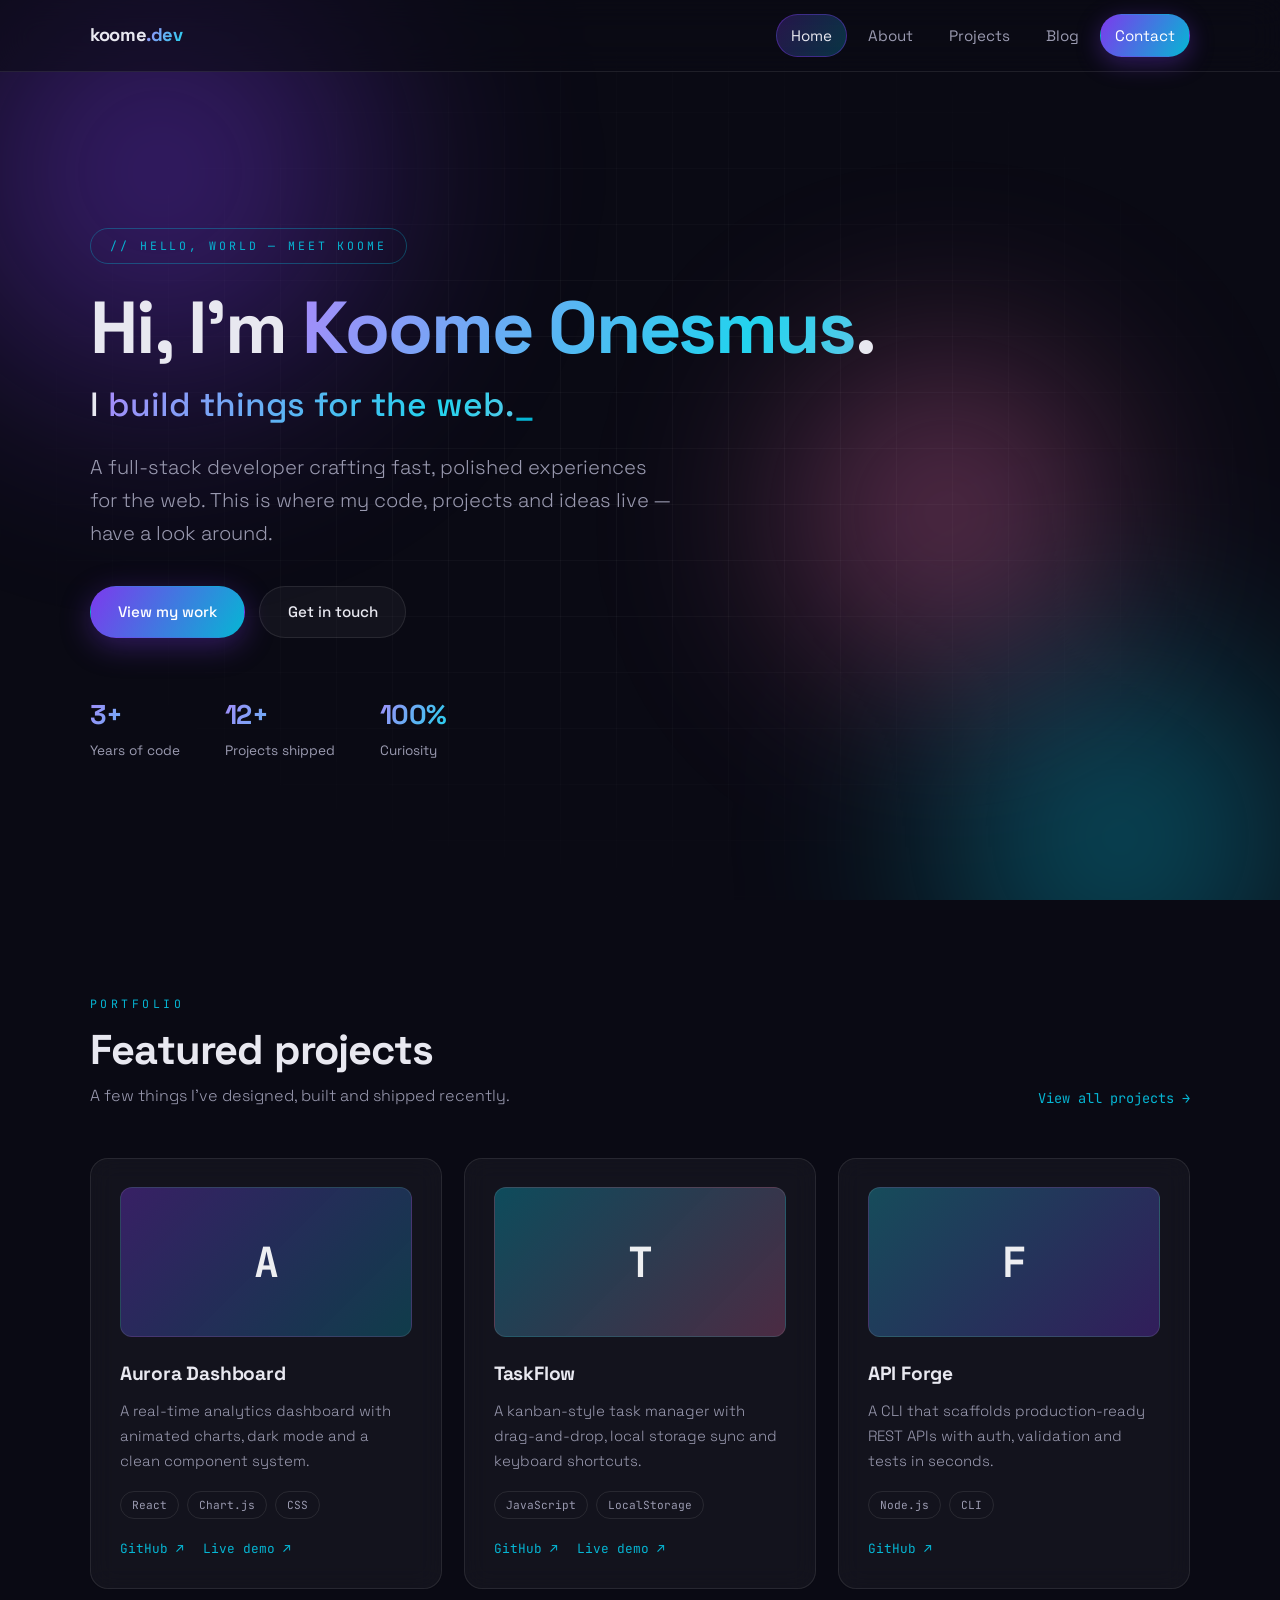
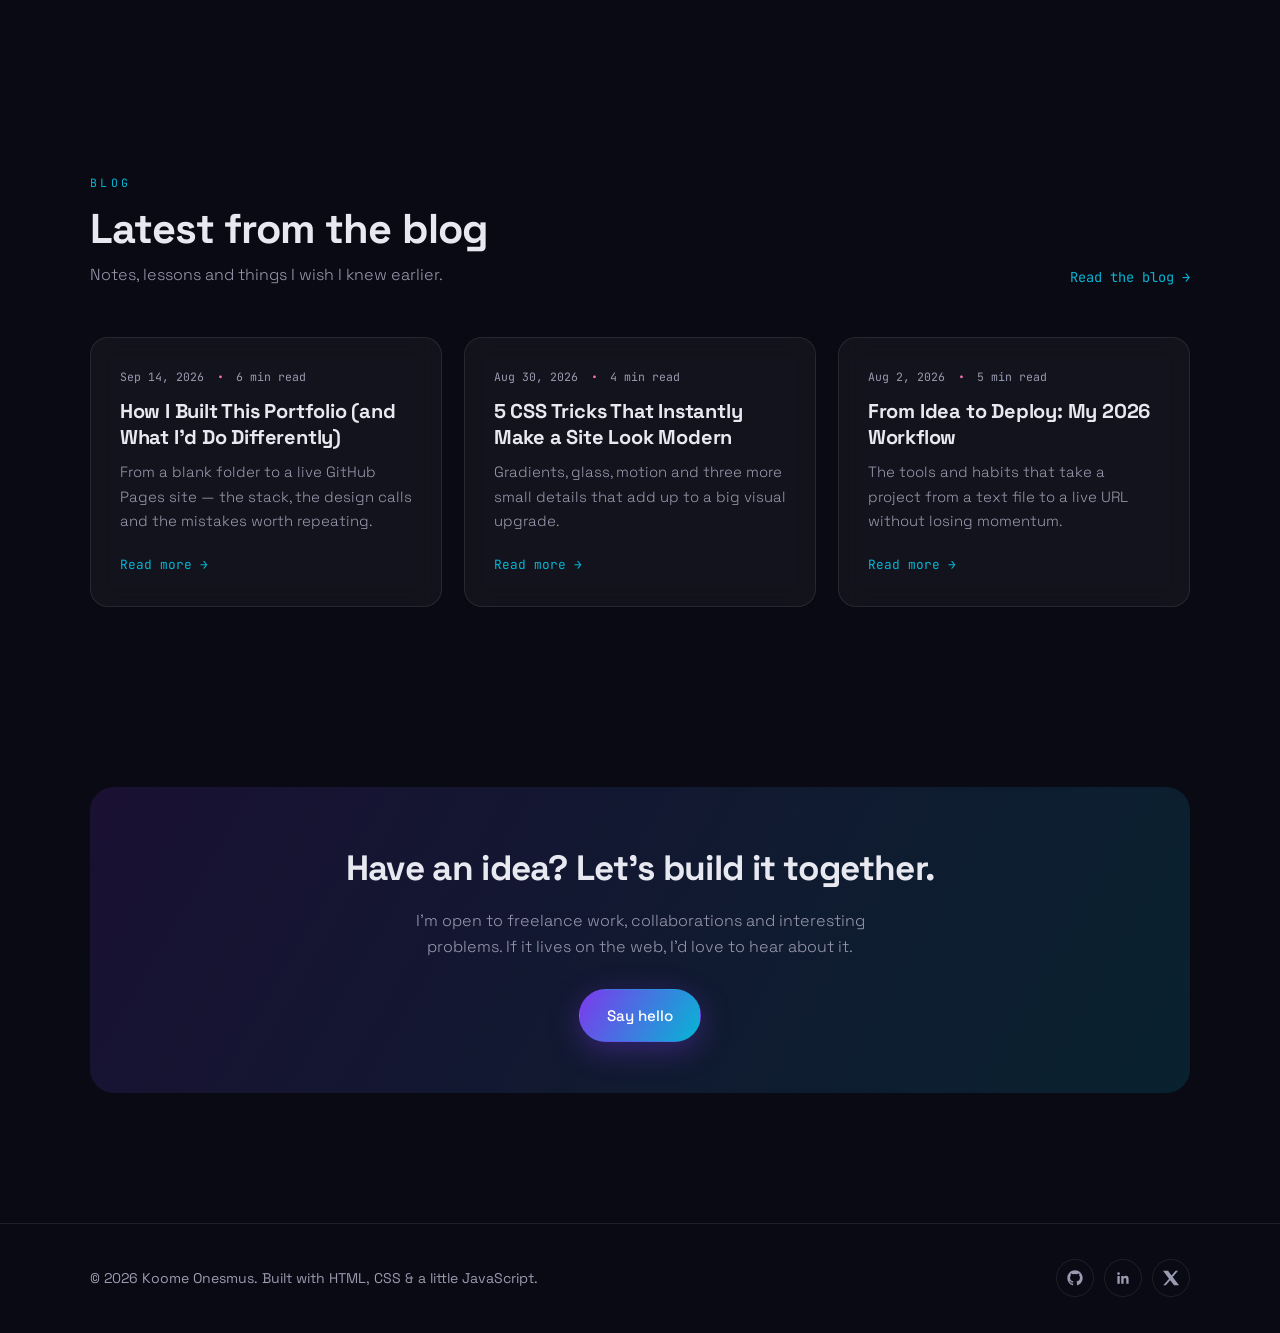
<file: index.html>
<!DOCTYPE html>
<html lang="en">
<head>
  <meta charset="UTF-8">
  <meta name="viewport" content="width=device-width, initial-scale=1.0">
  <title>Koome Onesmus — Full-Stack Developer</title>
  <meta name="description" content="Portfolio of Koome Onesmus — full-stack developer. Projects, blog and contact.">
  <link rel="icon" href="data:image/svg+xml,<svg xmlns='http://www.w3.org/2000/svg' viewBox='0 0 100 100'><defs><linearGradient id='g' x1='0' y1='0' x2='1' y2='1'><stop offset='0' stop-color='%237c3aed'/><stop offset='1' stop-color='%2306b6d4'/></linearGradient></defs><rect width='100' height='100' rx='22' fill='url(%23g)'/><text x='50' y='68' font-size='52' font-family='monospace' font-weight='bold' text-anchor='middle' fill='white'>K</text></svg>">
  <link rel="preconnect" href="https://fonts.googleapis.com">
  <link rel="preconnect" href="https://fonts.gstatic.com" crossorigin>
  <link href="https://fonts.googleapis.com/css2?family=Space+Grotesk:wght@300;500;700&family=JetBrains+Mono:wght@400;700&display=swap" rel="stylesheet">
  <link rel="stylesheet" href="css/style.css">
</head>
<body>

  <div class="scroll-progress" id="scrollProgress"></div>

  <div class="bg-decor">
    <div class="blob b1"></div>
    <div class="blob b2"></div>
    <div class="blob b3"></div>
    <div class="grid-overlay"></div>
  </div>

  <header class="site-nav">
    <div class="nav-inner">
      <a href="index.html" class="logo">koome<span>.dev</span></a>
      <nav class="nav-links" id="navLinks">
        <a href="index.html">Home</a>
        <a href="about.html">About</a>
        <a href="projects.html">Projects</a>
        <a href="blog.html">Blog</a>
        <a href="contact.html" class="nav-cta">Contact</a>
      </nav>
      <button class="nav-toggle" id="navToggle" aria-label="Toggle menu">
        <span></span><span></span><span></span>
      </button>
    </div>
  </header>

  <main>

    <!-- HERO -->
    <section class="hero">
      <div class="container">
        <span class="hero-badge">// hello, world — meet Koome</span>
        <h1>Hi, I'm <span class="gradient-text">Koome Onesmus</span>.</h1>
        <h2 class="type-line">I <span id="typewriter" class="gradient-text"></span><span class="cursor">_</span></h2>
        <!-- EDIT: write your own one-liner here -->
        <p class="lead">A full-stack developer crafting fast, polished experiences for the web. This is where my code, projects and ideas live — have a look around.</p>
        <div class="hero-cta">
          <a href="projects.html" class="btn btn-primary">View my work</a>
          <a href="contact.html" class="btn btn-ghost">Get in touch</a>
        </div>
        <!-- EDIT: swap these numbers for your real stats -->
        <div class="hero-stats">
          <div class="stat"><b>3+</b><span>Years of code</span></div>
          <div class="stat"><b>12+</b><span>Projects shipped</span></div>
          <div class="stat"><b>100%</b><span>Curiosity</span></div>
        </div>
      </div>
    </section>

    <!-- FEATURED PROJECTS -->
    <section class="section">
      <div class="container">
        <div class="section-head row reveal">
          <div>
            <span class="kicker">Portfolio</span>
            <h2>Featured projects</h2>
            <p>A few things I've designed, built and shipped recently.</p>
          </div>
          <a href="projects.html" class="view-all">View all projects →</a>
        </div>
        <div class="card-grid">
          <article class="card project-card reveal">
            <div class="project-thumb t1">A</div>
            <h3>Aurora Dashboard</h3>
            <p>A real-time analytics dashboard with animated charts, dark mode and a clean component system.</p>
            <div class="chip-row"><span class="chip">React</span><span class="chip">Chart.js</span><span class="chip">CSS</span></div>
            <div class="project-links"><!-- EDIT: add your repo/demo links --><a href="#">GitHub ↗</a><a href="#">Live demo ↗</a></div>
          </article>
          <article class="card project-card reveal">
            <div class="project-thumb t2">T</div>
            <h3>TaskFlow</h3>
            <p>A kanban-style task manager with drag-and-drop, local storage sync and keyboard shortcuts.</p>
            <div class="chip-row"><span class="chip">JavaScript</span><span class="chip">LocalStorage</span></div>
            <div class="project-links"><a href="#">GitHub ↗</a><a href="#">Live demo ↗</a></div>
          </article>
          <article class="card project-card reveal">
            <div class="project-thumb t4">F</div>
            <h3>API Forge</h3>
            <p>A CLI that scaffolds production-ready REST APIs with auth, validation and tests in seconds.</p>
            <div class="chip-row"><span class="chip">Node.js</span><span class="chip">CLI</span></div>
            <div class="project-links"><a href="#">GitHub ↗</a></div>
          </article>
        </div>
      </div>
    </section>

    <!-- LATEST POSTS -->
    <section class="section">
      <div class="container">
        <div class="section-head row reveal">
          <div>
            <span class="kicker">Blog</span>
            <h2>Latest from the blog</h2>
            <p>Notes, lessons and things I wish I knew earlier.</p>
          </div>
          <a href="blog.html" class="view-all">Read the blog →</a>
        </div>
        <div class="card-grid">
          <article class="card post-card reveal">
            <div class="post-meta"><span>Sep 14, 2026</span><span class="dot">•</span><span>6 min read</span></div>
            <h3>How I Built This Portfolio (and What I'd Do Differently)</h3>
            <p>From a blank folder to a live GitHub Pages site — the stack, the design calls and the mistakes worth repeating.</p>
            <a href="blog.html" class="read-more">Read more →</a>
          </article>
          <article class="card post-card reveal">
            <div class="post-meta"><span>Aug 30, 2026</span><span class="dot">•</span><span>4 min read</span></div>
            <h3>5 CSS Tricks That Instantly Make a Site Look Modern</h3>
            <p>Gradients, glass, motion and three more small details that add up to a big visual upgrade.</p>
            <a href="blog.html" class="read-more">Read more →</a>
          </article>
          <article class="card post-card reveal">
            <div class="post-meta"><span>Aug 2, 2026</span><span class="dot">•</span><span>5 min read</span></div>
            <h3>From Idea to Deploy: My 2026 Workflow</h3>
            <p>The tools and habits that take a project from a text file to a live URL without losing momentum.</p>
            <a href="blog.html" class="read-more">Read more →</a>
          </article>
        </div>
      </div>
    </section>

    <!-- CTA -->
    <section class="section">
      <div class="container">
        <div class="cta-card reveal">
          <h2>Have an idea? Let's build it together.</h2>
          <p>I'm open to freelance work, collaborations and interesting problems. If it lives on the web, I'd love to hear about it.</p>
          <a href="contact.html" class="btn btn-primary">Say hello</a>
        </div>
      </div>
    </section>

  </main>

  <footer class="site-footer">
    <div class="container footer-inner">
      <p>© <span id="year">2026</span> Koome Onesmus. Built with HTML, CSS &amp; a little JavaScript.</p>
      <!-- EDIT: replace # with your real profile links -->
      <div class="socials">
        <a href="#" aria-label="GitHub"><svg viewBox="0 0 24 24"><path d="M12 .5C5.65.5.5 5.65.5 12c0 5.08 3.29 9.39 7.86 10.91.58.11.79-.25.79-.56 0-.27-.01-1.17-.02-2.12-3.2.7-3.87-1.36-3.87-1.36-.52-1.33-1.28-1.68-1.28-1.68-1.04-.71.08-.7.08-.7 1.15.08 1.76 1.19 1.76 1.19 1.03 1.75 2.69 1.25 3.34.95.1-.75.4-1.25.72-1.54-2.55-.29-5.23-1.28-5.23-5.68 0-1.26.45-2.28 1.19-3.09-.12-.29-.52-1.46.11-3.05 0 0 .97-.31 3.18 1.18a11 11 0 0 1 5.79 0c2.2-1.49 3.17-1.18 3.17-1.18.63 1.59.23 2.76.11 3.05.74.81 1.19 1.83 1.19 3.09 0 4.41-2.69 5.38-5.25 5.67.41.35.77 1.04.77 2.1 0 1.52-.01 2.74-.01 3.11 0 .3.2.67.8.55C20.21 21.39 23.5 17.08 23.5 12 23.5 5.65 18.35.5 12 .5z"/></svg></a>
        <a href="#" aria-label="LinkedIn"><svg viewBox="0 0 24 24"><path d="M20.45 20.45h-3.55v-5.57c0-1.33-.03-3.04-1.85-3.04-1.85 0-2.14 1.45-2.14 2.94v5.67H9.36V9h3.41v1.56h.05c.47-.9 1.63-1.85 3.36-1.85 3.59 0 4.25 2.36 4.25 5.43v6.31zM5.34 7.43a2.06 2.06 0 1 1 0-4.12 2.06 2.06 0 0 1 0 4.12zM7.12 20.45H3.56V9h3.56v11.45z"/></svg></a>
        <a href="#" aria-label="X (Twitter)"><svg viewBox="0 0 24 24"><path d="M18.9 1.15h3.68l-8.04 9.19L24 22.85h-7.41l-5.8-7.58-6.64 7.58H.47l8.6-9.83L0 1.15h7.59l5.24 6.93 6.07-6.93z"/></svg></a>
      </div>
    </div>
  </footer>

  <script src="js/main.js"></script>
</body>
</html>
</file>
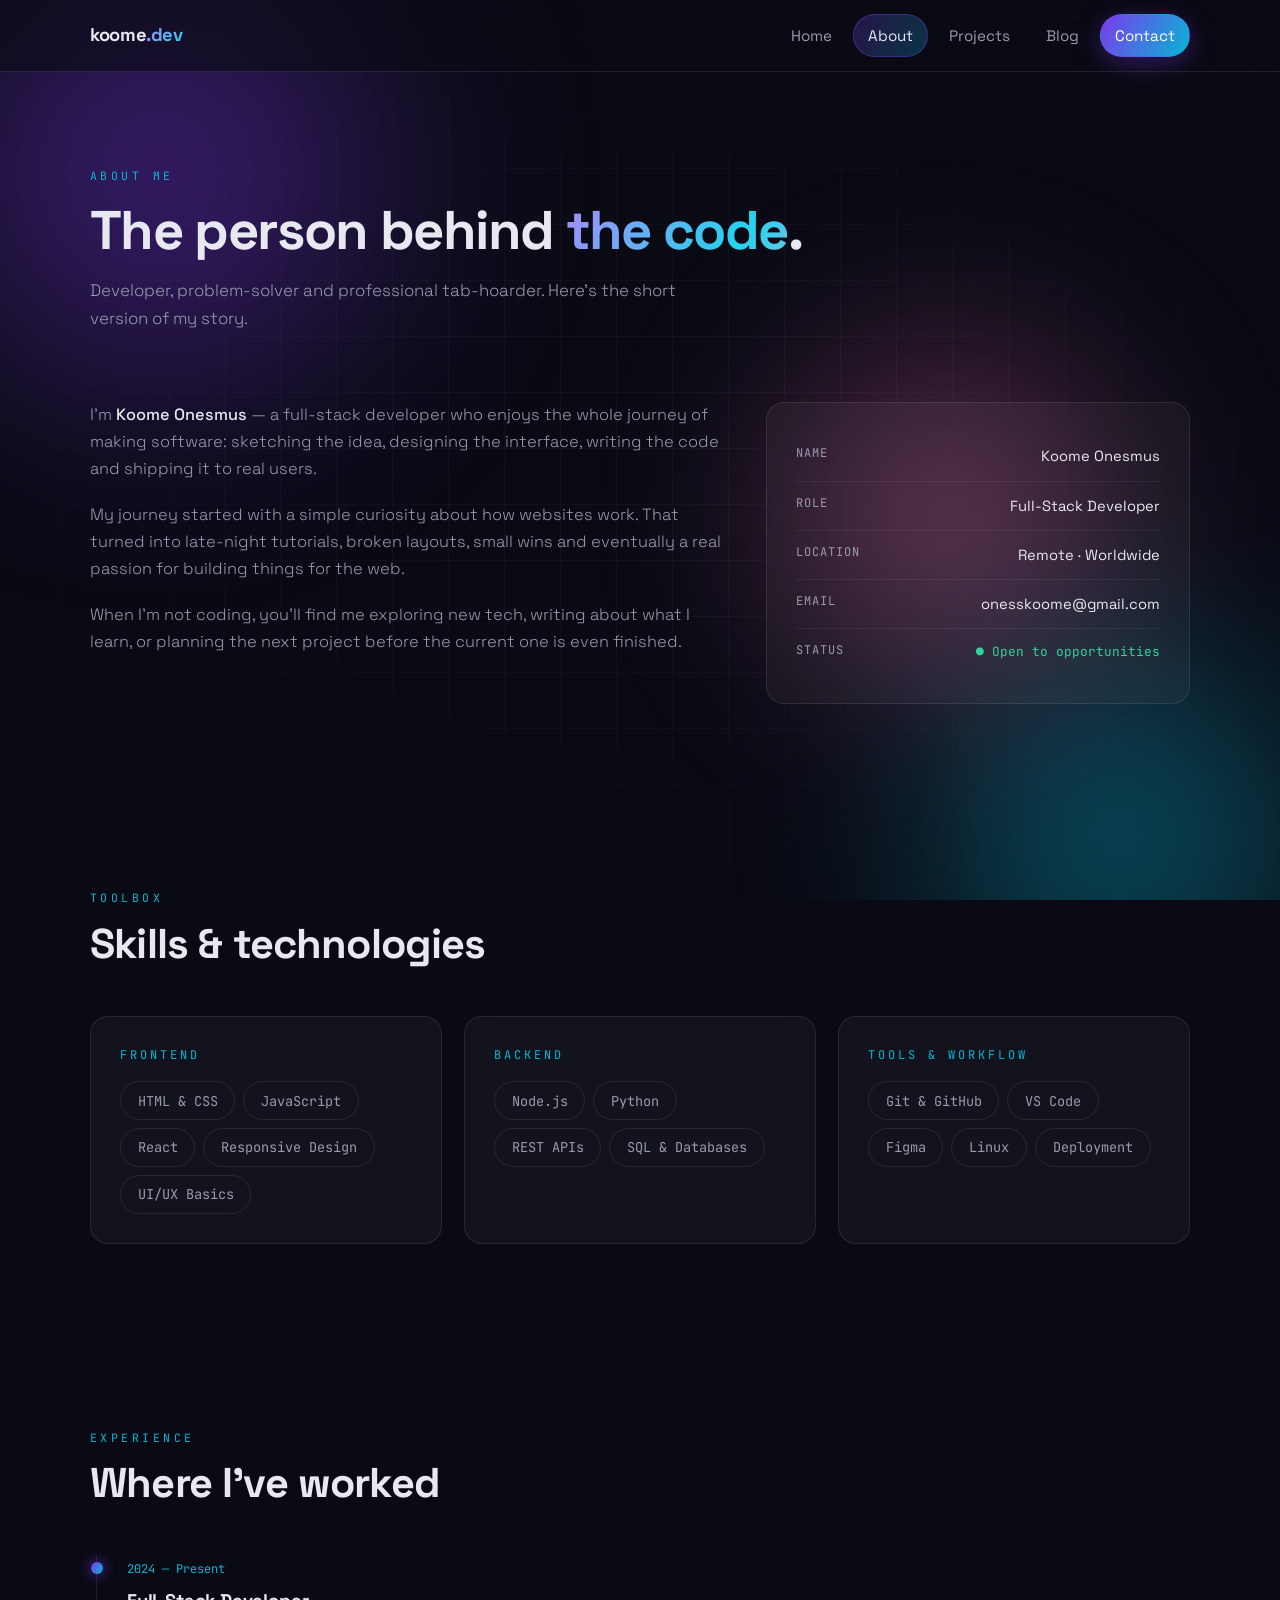
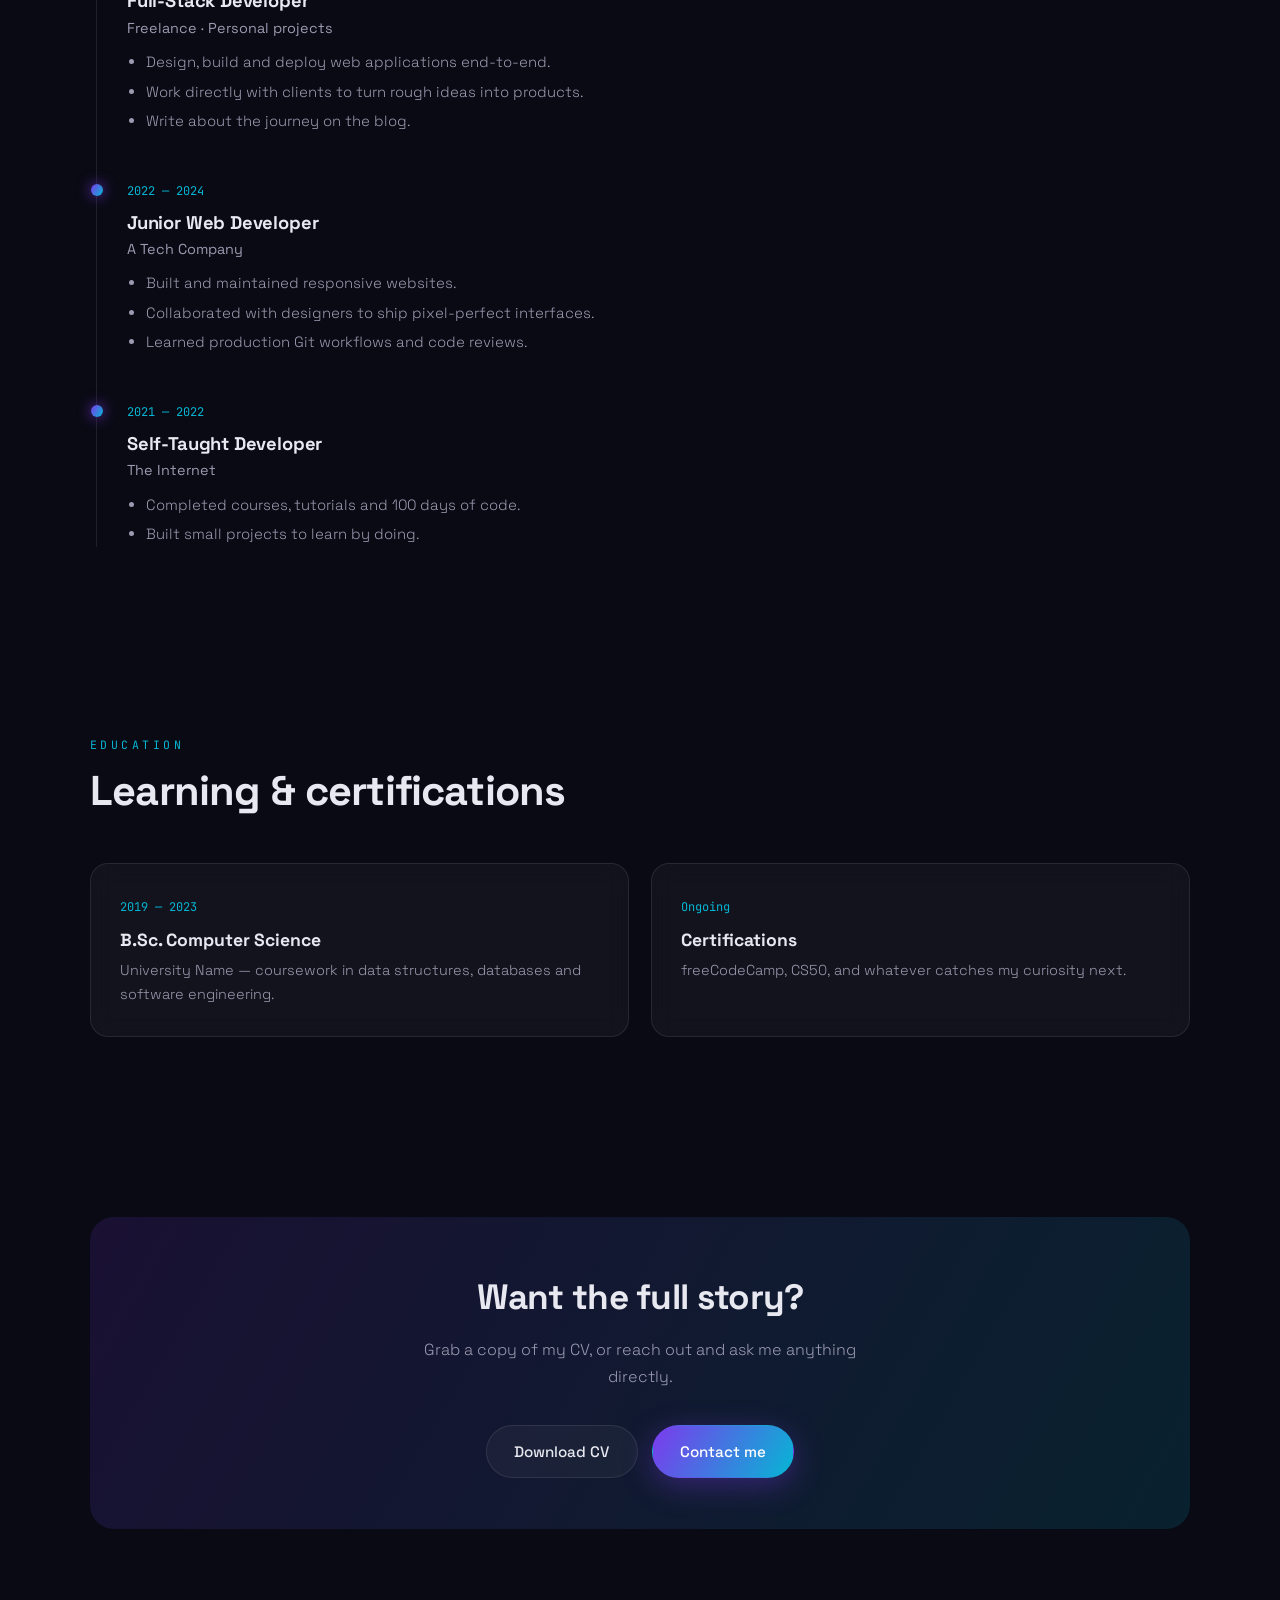
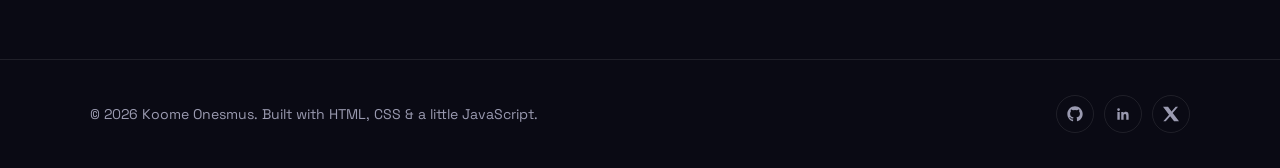
<file: about.html>
<!DOCTYPE html>
<html lang="en">
<head>
  <meta charset="UTF-8">
  <meta name="viewport" content="width=device-width, initial-scale=1.0">
  <title>About — Koome Onesmus</title>
  <meta name="description" content="About Koome Onesmus — bio, skills, experience and education.">
  <link rel="icon" href="data:image/svg+xml,<svg xmlns='http://www.w3.org/2000/svg' viewBox='0 0 100 100'><defs><linearGradient id='g' x1='0' y1='0' x2='1' y2='1'><stop offset='0' stop-color='%237c3aed'/><stop offset='1' stop-color='%2306b6d4'/></linearGradient></defs><rect width='100' height='100' rx='22' fill='url(%23g)'/><text x='50' y='68' font-size='52' font-family='monospace' font-weight='bold' text-anchor='middle' fill='white'>K</text></svg>">
  <link rel="preconnect" href="https://fonts.googleapis.com">
  <link rel="preconnect" href="https://fonts.gstatic.com" crossorigin>
  <link href="https://fonts.googleapis.com/css2?family=Space+Grotesk:wght@300;500;700&family=JetBrains+Mono:wght@400;700&display=swap" rel="stylesheet">
  <link rel="stylesheet" href="css/style.css">
</head>
<body>

  <div class="scroll-progress" id="scrollProgress"></div>

  <div class="bg-decor">
    <div class="blob b1"></div>
    <div class="blob b2"></div>
    <div class="blob b3"></div>
    <div class="grid-overlay"></div>
  </div>

  <header class="site-nav">
    <div class="nav-inner">
      <a href="index.html" class="logo">koome<span>.dev</span></a>
      <nav class="nav-links" id="navLinks">
        <a href="index.html">Home</a>
        <a href="about.html">About</a>
        <a href="projects.html">Projects</a>
        <a href="blog.html">Blog</a>
        <a href="contact.html" class="nav-cta">Contact</a>
      </nav>
      <button class="nav-toggle" id="navToggle" aria-label="Toggle menu">
        <span></span><span></span><span></span>
      </button>
    </div>
  </header>

  <main>

    <section class="page-hero">
      <div class="container">
        <span class="kicker">About me</span>
        <h1>The person behind <span class="gradient-text">the code</span>.</h1>
        <p>Developer, problem-solver and professional tab-hoarder. Here's the short version of my story.</p>
      </div>
    </section>

    <!-- BIO + QUICK FACTS -->
    <section class="section" style="padding-top: 40px;">
      <div class="container">
        <div class="about-grid">
          <div class="about-bio reveal">
            <!-- EDIT: replace with your own story -->
            <p>I'm <strong>Koome Onesmus</strong> — a full-stack developer who enjoys the whole journey of making software: sketching the idea, designing the interface, writing the code and shipping it to real users.</p>
            <p>My journey started with a simple curiosity about how websites work. That turned into late-night tutorials, broken layouts, small wins and eventually a real passion for building things for the web.</p>
            <p>When I'm not coding, you'll find me exploring new tech, writing about what I learn, or planning the next project before the current one is even finished.</p>
          </div>
          <div class="card reveal">
            <!-- EDIT: update your quick facts -->
            <ul class="facts">
              <li><span class="label">Name</span><span class="value">Koome Onesmus</span></li>
              <li><span class="label">Role</span><span class="value">Full-Stack Developer</span></li>
              <li><span class="label">Location</span><span class="value">Remote · Worldwide</span></li>
              <li><span class="label">Email</span><span class="value">onesskoome@gmail.com</span></li>
              <li><span class="label">Status</span><span class="value status">● Open to opportunities</span></li>
            </ul>
          </div>
        </div>
      </div>
    </section>

    <!-- SKILLS -->
    <section class="section">
      <div class="container">
        <div class="section-head reveal">
          <span class="kicker">Toolbox</span>
          <h2>Skills &amp; technologies</h2>
        </div>
        <!-- EDIT: adjust to your real stack -->
        <div class="card-grid">
          <div class="card reveal">
            <div class="skill-group">
              <h3>Frontend</h3>
              <div class="chip-row">
                <span class="chip chip-lg">HTML &amp; CSS</span>
                <span class="chip chip-lg">JavaScript</span>
                <span class="chip chip-lg">React</span>
                <span class="chip chip-lg">Responsive Design</span>
                <span class="chip chip-lg">UI/UX Basics</span>
              </div>
            </div>
          </div>
          <div class="card reveal">
            <div class="skill-group">
              <h3>Backend</h3>
              <div class="chip-row">
                <span class="chip chip-lg">Node.js</span>
                <span class="chip chip-lg">Python</span>
                <span class="chip chip-lg">REST APIs</span>
                <span class="chip chip-lg">SQL &amp; Databases</span>
              </div>
            </div>
          </div>
          <div class="card reveal">
            <div class="skill-group">
              <h3>Tools &amp; Workflow</h3>
              <div class="chip-row">
                <span class="chip chip-lg">Git &amp; GitHub</span>
                <span class="chip chip-lg">VS Code</span>
                <span class="chip chip-lg">Figma</span>
                <span class="chip chip-lg">Linux</span>
                <span class="chip chip-lg">Deployment</span>
              </div>
            </div>
          </div>
        </div>
      </div>
    </section>

    <!-- EXPERIENCE -->
    <section class="section">
      <div class="container">
        <div class="section-head reveal">
          <span class="kicker">Experience</span>
          <h2>Where I've worked</h2>
        </div>
        <!-- EDIT: replace with your real roles, dates and wins -->
        <div class="timeline reveal">
          <div class="timeline-item">
            <time>2024 — Present</time>
            <h3>Full-Stack Developer</h3>
            <p class="place">Freelance · Personal projects</p>
            <ul>
              <li>Design, build and deploy web applications end-to-end.</li>
              <li>Work directly with clients to turn rough ideas into products.</li>
              <li>Write about the journey on the blog.</li>
            </ul>
          </div>
          <div class="timeline-item">
            <time>2022 — 2024</time>
            <h3>Junior Web Developer</h3>
            <p class="place">A Tech Company</p>
            <ul>
              <li>Built and maintained responsive websites.</li>
              <li>Collaborated with designers to ship pixel-perfect interfaces.</li>
              <li>Learned production Git workflows and code reviews.</li>
            </ul>
          </div>
          <div class="timeline-item">
            <time>2021 — 2022</time>
            <h3>Self-Taught Developer</h3>
            <p class="place">The Internet</p>
            <ul>
              <li>Completed courses, tutorials and 100 days of code.</li>
              <li>Built small projects to learn by doing.</li>
            </ul>
          </div>
        </div>
      </div>
    </section>

    <!-- EDUCATION -->
    <section class="section">
      <div class="container">
        <div class="section-head reveal">
          <span class="kicker">Education</span>
          <h2>Learning &amp; certifications</h2>
        </div>
        <!-- EDIT: your real degrees and certificates -->
        <div class="edu-grid">
          <div class="card edu-card reveal">
            <time>2019 — 2023</time>
            <h3>B.Sc. Computer Science</h3>
            <p>University Name — coursework in data structures, databases and software engineering.</p>
          </div>
          <div class="card edu-card reveal">
            <time>Ongoing</time>
            <h3>Certifications</h3>
            <p>freeCodeCamp, CS50, and whatever catches my curiosity next.</p>
          </div>
        </div>
      </div>
    </section>

    <!-- CTA -->
    <section class="section">
      <div class="container">
        <div class="cta-card reveal">
          <h2>Want the full story?</h2>
          <p>Grab a copy of my CV, or reach out and ask me anything directly.</p>
          <div class="hero-cta" style="justify-content: center;">
            <!-- EDIT: link your real CV file here, e.g. href="cv.pdf" -->
            <a href="#" class="btn btn-ghost">Download CV</a>
            <a href="contact.html" class="btn btn-primary">Contact me</a>
          </div>
        </div>
      </div>
    </section>

  </main>

  <footer class="site-footer">
    <div class="container footer-inner">
      <p>© <span id="year">2026</span> Koome Onesmus. Built with HTML, CSS &amp; a little JavaScript.</p>
      <!-- EDIT: replace # with your real profile links -->
      <div class="socials">
        <a href="#" aria-label="GitHub"><svg viewBox="0 0 24 24"><path d="M12 .5C5.65.5.5 5.65.5 12c0 5.08 3.29 9.39 7.86 10.91.58.11.79-.25.79-.56 0-.27-.01-1.17-.02-2.12-3.2.7-3.87-1.36-3.87-1.36-.52-1.33-1.28-1.68-1.28-1.68-1.04-.71.08-.7.08-.7 1.15.08 1.76 1.19 1.76 1.19 1.03 1.75 2.69 1.25 3.34.95.1-.75.4-1.25.72-1.54-2.55-.29-5.23-1.28-5.23-5.68 0-1.26.45-2.28 1.19-3.09-.12-.29-.52-1.46.11-3.05 0 0 .97-.31 3.18 1.18a11 11 0 0 1 5.79 0c2.2-1.49 3.17-1.18 3.17-1.18.63 1.59.23 2.76.11 3.05.74.81 1.19 1.83 1.19 3.09 0 4.41-2.69 5.38-5.25 5.67.41.35.77 1.04.77 2.1 0 1.52-.01 2.74-.01 3.11 0 .3.2.67.8.55C20.21 21.39 23.5 17.08 23.5 12 23.5 5.65 18.35.5 12 .5z"/></svg></a>
        <a href="#" aria-label="LinkedIn"><svg viewBox="0 0 24 24"><path d="M20.45 20.45h-3.55v-5.57c0-1.33-.03-3.04-1.85-3.04-1.85 0-2.14 1.45-2.14 2.94v5.67H9.36V9h3.41v1.56h.05c.47-.9 1.63-1.85 3.36-1.85 3.59 0 4.25 2.36 4.25 5.43v6.31zM5.34 7.43a2.06 2.06 0 1 1 0-4.12 2.06 2.06 0 0 1 0 4.12zM7.12 20.45H3.56V9h3.56v11.45z"/></svg></a>
        <a href="#" aria-label="X (Twitter)"><svg viewBox="0 0 24 24"><path d="M18.9 1.15h3.68l-8.04 9.19L24 22.85h-7.41l-5.8-7.58-6.64 7.58H.47l8.6-9.83L0 1.15h7.59l5.24 6.93 6.07-6.93z"/></svg></a>
      </div>
    </div>
  </footer>

  <script src="js/main.js"></script>
</body>
</html>
</file>
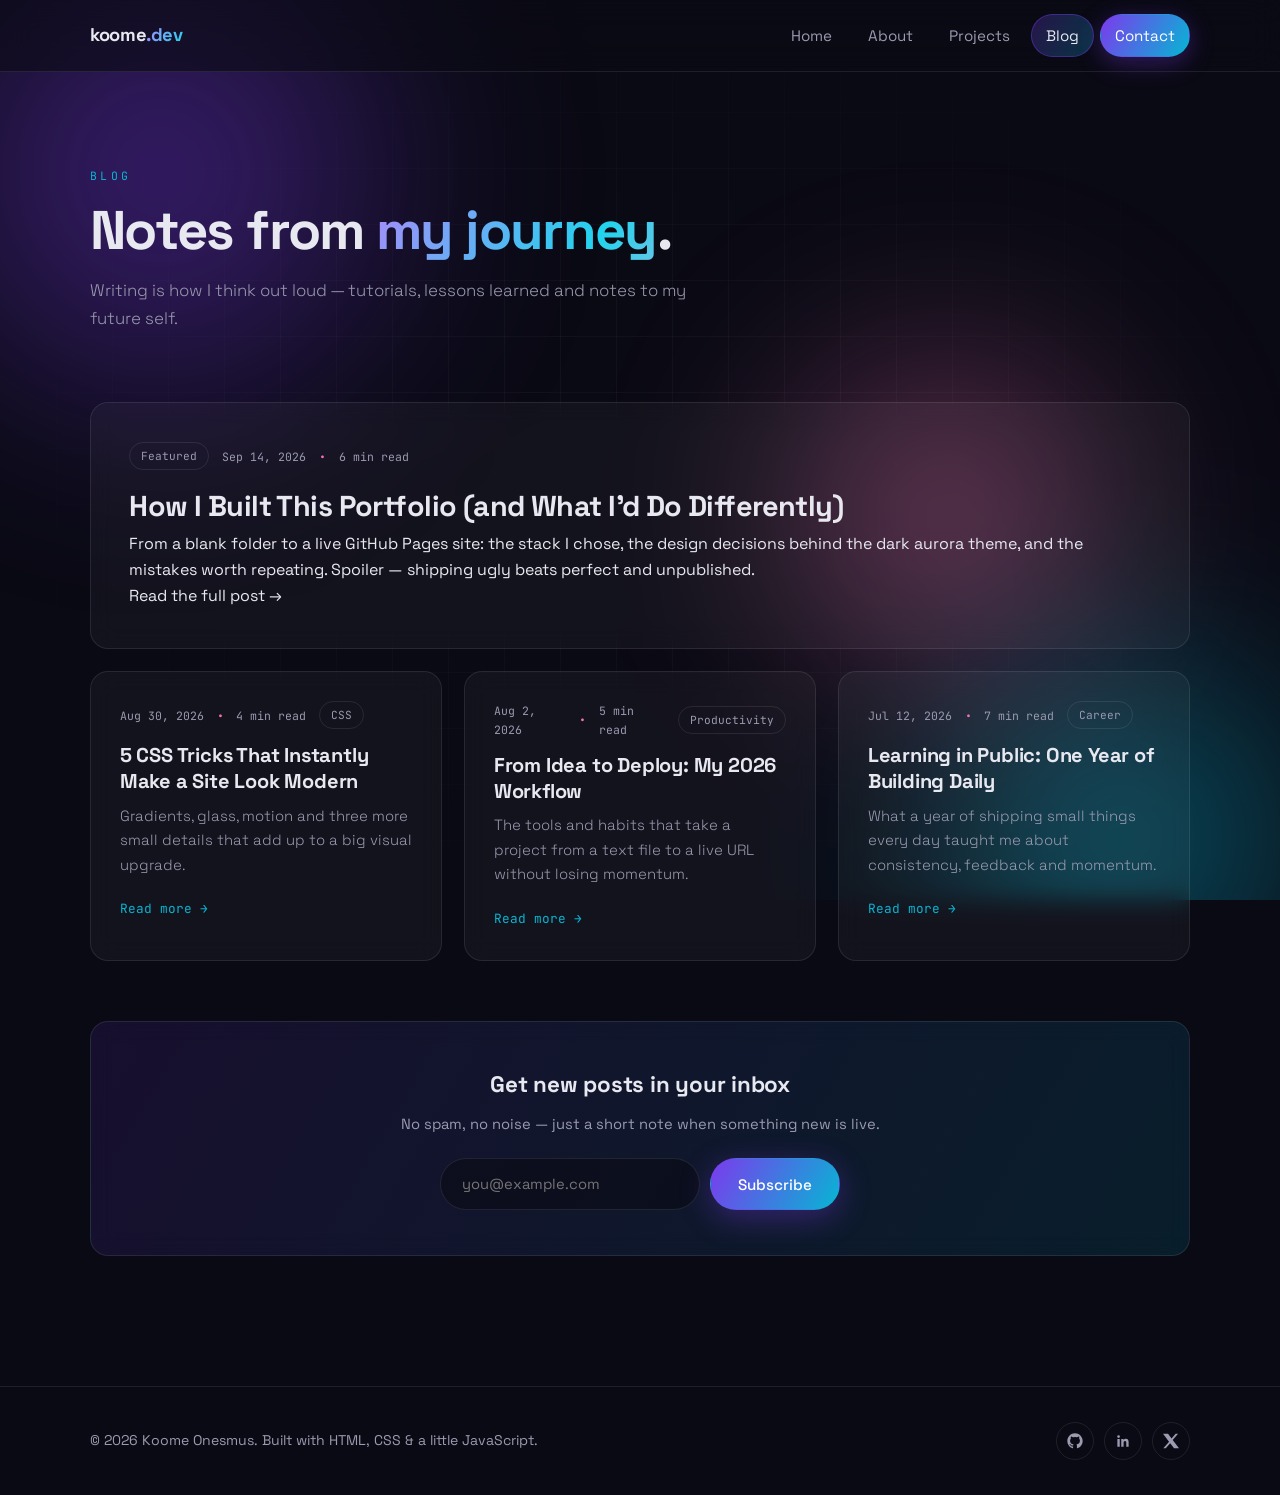
<file: blog.html>
<!DOCTYPE html>
<html lang="en">
<head>
  <meta charset="UTF-8">
  <meta name="viewport" content="width=device-width, initial-scale=1.0">
  <title>Blog — Koome Onesmus</title>
  <meta name="description" content="Blog of Koome Onesmus — notes on coding, design and building in public.">
  <link rel="icon" href="data:image/svg+xml,<svg xmlns='http://www.w3.org/2000/svg' viewBox='0 0 100 100'><defs><linearGradient id='g' x1='0' y1='0' x2='1' y2='1'><stop offset='0' stop-color='%237c3aed'/><stop offset='1' stop-color='%2306b6d4'/></linearGradient></defs><rect width='100' height='100' rx='22' fill='url(%23g)'/><text x='50' y='68' font-size='52' font-family='monospace' font-weight='bold' text-anchor='middle' fill='white'>K</text></svg>">
  <link rel="preconnect" href="https://fonts.googleapis.com">
  <link rel="preconnect" href="https://fonts.gstatic.com" crossorigin>
  <link href="https://fonts.googleapis.com/css2?family=Space+Grotesk:wght@300;500;700&family=JetBrains+Mono:wght@400;700&display=swap" rel="stylesheet">
  <link rel="stylesheet" href="css/style.css">
</head>
<body>

  <div class="scroll-progress" id="scrollProgress"></div>

  <div class="bg-decor">
    <div class="blob b1"></div>
    <div class="blob b2"></div>
    <div class="blob b3"></div>
    <div class="grid-overlay"></div>
  </div>

  <header class="site-nav">
    <div class="nav-inner">
      <a href="index.html" class="logo">koome<span>.dev</span></a>
      <nav class="nav-links" id="navLinks">
        <a href="index.html">Home</a>
        <a href="about.html">About</a>
        <a href="projects.html">Projects</a>
        <a href="blog.html">Blog</a>
        <a href="contact.html" class="nav-cta">Contact</a>
      </nav>
      <button class="nav-toggle" id="navToggle" aria-label="Toggle menu">
        <span></span><span></span><span></span>
      </button>
    </div>
  </header>

  <main>

    <section class="page-hero">
      <div class="container">
        <span class="kicker">Blog</span>
        <h1>Notes from <span class="gradient-text">my journey</span>.</h1>
        <p>Writing is how I think out loud — tutorials, lessons learned and notes to my future self.</p>
      </div>
    </section>

    <section class="section" style="padding-top: 40px;">
      <div class="container">

        <!-- EDIT: link each card to a real post page (e.g. posts/my-first-post.html) -->
        <article class="card featured-post reveal">
          <div class="post-meta">
            <span class="chip">Featured</span>
            <span>Sep 14, 2026</span><span class="dot">•</span><span>6 min read</span>
          </div>
          <h3>How I Built This Portfolio (and What I'd Do Differently)</h3>
          <p>From a blank folder to a live GitHub Pages site: the stack I chose, the design decisions behind the dark aurora theme, and the mistakes worth repeating. Spoiler — shipping ugly beats perfect and unpublished.</p>
          <a href="#" class="read-more">Read the full post →</a>
        </article>

        <div class="card-grid">
          <article class="card post-card reveal">
            <div class="post-meta"><span>Aug 30, 2026</span><span class="dot">•</span><span>4 min read</span><span class="chip">CSS</span></div>
            <h3>5 CSS Tricks That Instantly Make a Site Look Modern</h3>
            <p>Gradients, glass, motion and three more small details that add up to a big visual upgrade.</p>
            <a href="#" class="read-more">Read more →</a>
          </article>

          <article class="card post-card reveal">
            <div class="post-meta"><span>Aug 2, 2026</span><span class="dot">•</span><span>5 min read</span><span class="chip">Productivity</span></div>
            <h3>From Idea to Deploy: My 2026 Workflow</h3>
            <p>The tools and habits that take a project from a text file to a live URL without losing momentum.</p>
            <a href="#" class="read-more">Read more →</a>
          </article>

          <article class="card post-card reveal">
            <div class="post-meta"><span>Jul 12, 2026</span><span class="dot">•</span><span>7 min read</span><span class="chip">Career</span></div>
            <h3>Learning in Public: One Year of Building Daily</h3>
            <p>What a year of shipping small things every day taught me about consistency, feedback and momentum.</p>
            <a href="#" class="read-more">Read more →</a>
          </article>
        </div>

        <div class="card subscribe reveal">
          <h3>Get new posts in your inbox</h3>
          <p>No spam, no noise — just a short note when something new is live.</p>
          <!-- EDIT: static site — connect this form to Formspree or a similar service -->
          <form action="#" method="post">
            <input type="email" name="email" placeholder="you@example.com" required>
            <button type="submit" class="btn btn-primary">Subscribe</button>
          </form>
        </div>

      </div>
    </section>

  </main>

  <footer class="site-footer">
    <div class="container footer-inner">
      <p>© <span id="year">2026</span> Koome Onesmus. Built with HTML, CSS &amp; a little JavaScript.</p>
      <!-- EDIT: replace # with your real profile links -->
      <div class="socials">
        <a href="#" aria-label="GitHub"><svg viewBox="0 0 24 24"><path d="M12 .5C5.65.5.5 5.65.5 12c0 5.08 3.29 9.39 7.86 10.91.58.11.79-.25.79-.56 0-.27-.01-1.17-.02-2.12-3.2.7-3.87-1.36-3.87-1.36-.52-1.33-1.28-1.68-1.28-1.68-1.04-.71.08-.7.08-.7 1.15.08 1.76 1.19 1.76 1.19 1.03 1.75 2.69 1.25 3.34.95.1-.75.4-1.25.72-1.54-2.55-.29-5.23-1.28-5.23-5.68 0-1.26.45-2.28 1.19-3.09-.12-.29-.52-1.46.11-3.05 0 0 .97-.31 3.18 1.18a11 11 0 0 1 5.79 0c2.2-1.49 3.17-1.18 3.17-1.18.63 1.59.23 2.76.11 3.05.74.81 1.19 1.83 1.19 3.09 0 4.41-2.69 5.38-5.25 5.67.41.35.77 1.04.77 2.1 0 1.52-.01 2.74-.01 3.11 0 .3.2.67.8.55C20.21 21.39 23.5 17.08 23.5 12 23.5 5.65 18.35.5 12 .5z"/></svg></a>
        <a href="#" aria-label="LinkedIn"><svg viewBox="0 0 24 24"><path d="M20.45 20.45h-3.55v-5.57c0-1.33-.03-3.04-1.85-3.04-1.85 0-2.14 1.45-2.14 2.94v5.67H9.36V9h3.41v1.56h.05c.47-.9 1.63-1.85 3.36-1.85 3.59 0 4.25 2.36 4.25 5.43v6.31zM5.34 7.43a2.06 2.06 0 1 1 0-4.12 2.06 2.06 0 0 1 0 4.12zM7.12 20.45H3.56V9h3.56v11.45z"/></svg></a>
        <a href="#" aria-label="X (Twitter)"><svg viewBox="0 0 24 24"><path d="M18.9 1.15h3.68l-8.04 9.19L24 22.85h-7.41l-5.8-7.58-6.64 7.58H.47l8.6-9.83L0 1.15h7.59l5.24 6.93 6.07-6.93z"/></svg></a>
      </div>
    </div>
  </footer>

  <script src="js/main.js"></script>
</body>
</html>
</file>
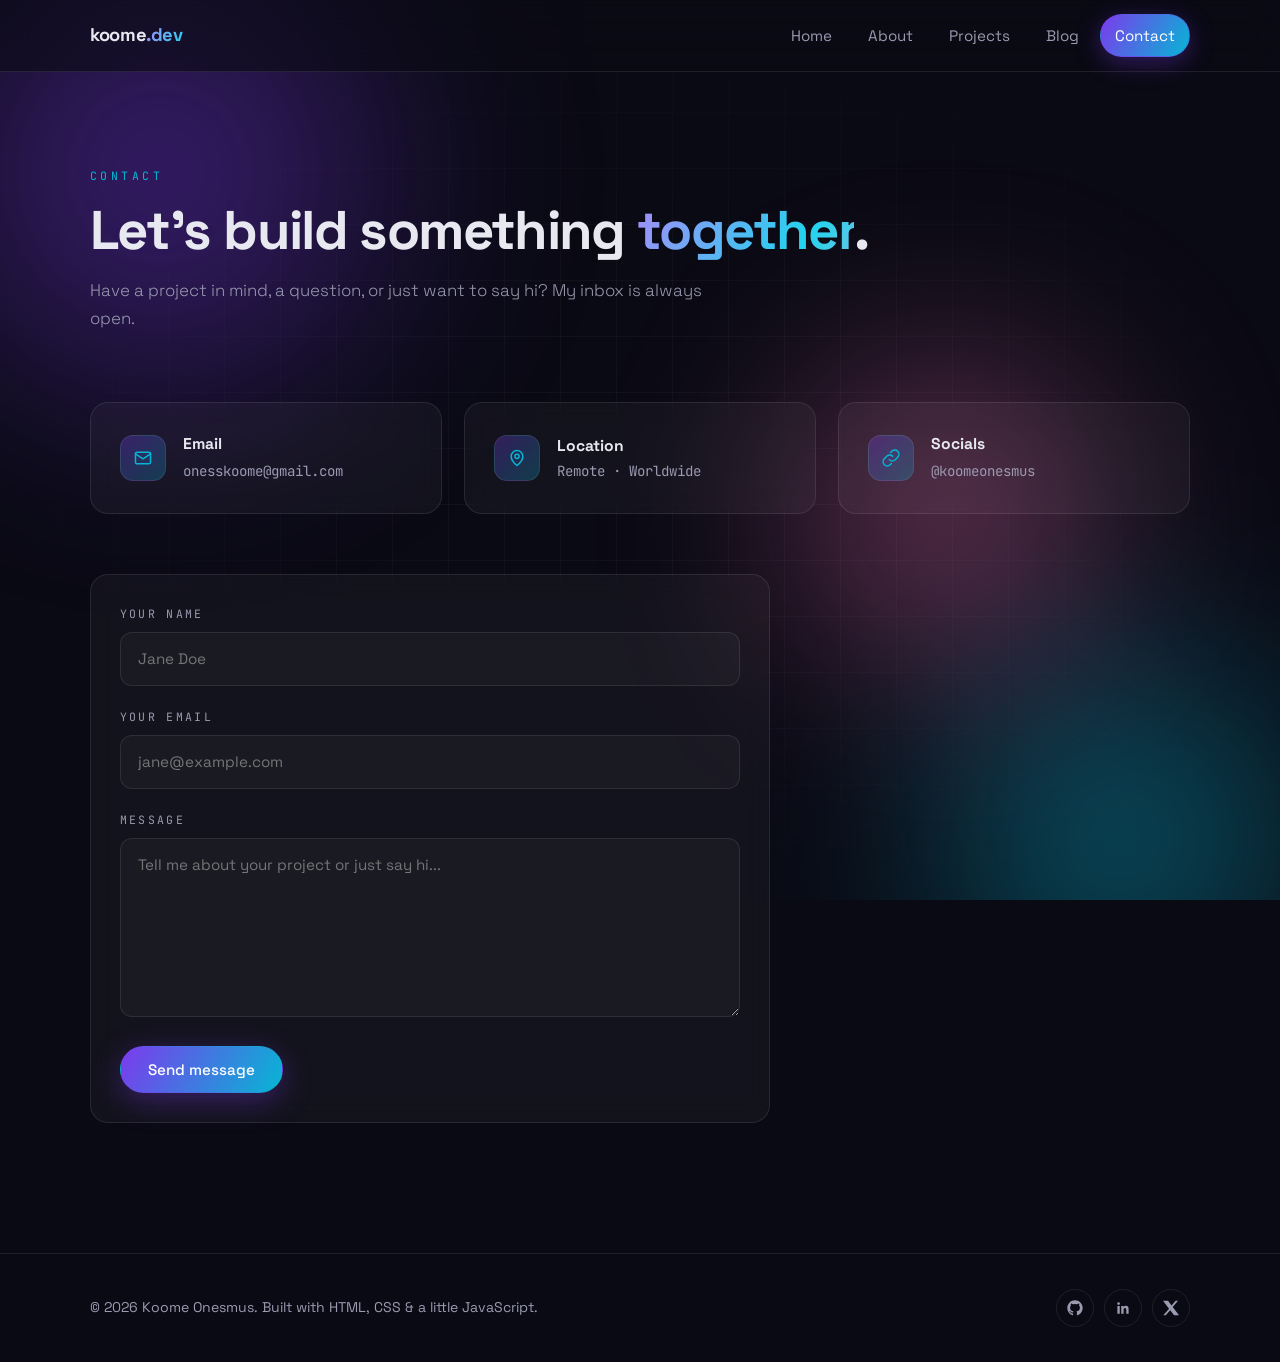
<file: contact.html>
<!DOCTYPE html>
<html lang="en">
<head>
  <meta charset="UTF-8">
  <meta name="viewport" content="width=device-width, initial-scale=1.0">
  <title>Contact — Koome Onesmus</title>
  <meta name="description" content="Get in touch with Koome Onesmus.">
  <link rel="icon" href="data:image/svg+xml,<svg xmlns='http://www.w3.org/2000/svg' viewBox='0 0 100 100'><defs><linearGradient id='g' x1='0' y1='0' x2='1' y2='1'><stop offset='0' stop-color='%237c3aed'/><stop offset='1' stop-color='%2306b6d4'/></linearGradient></defs><rect width='100' height='100' rx='22' fill='url(%23g)'/><text x='50' y='68' font-size='52' font-family='monospace' font-weight='bold' text-anchor='middle' fill='white'>K</text></svg>">
  <link rel="preconnect" href="https://fonts.googleapis.com">
  <link rel="preconnect" href="https://fonts.gstatic.com" crossorigin>
  <link href="https://fonts.googleapis.com/css2?family=Space+Grotesk:wght@300;500;700&family=JetBrains+Mono:wght@400;700&display=swap" rel="stylesheet">
  <link rel="stylesheet" href="css/style.css">
</head>
<body>

  <div class="scroll-progress" id="scrollProgress"></div>

  <div class="bg-decor">
    <div class="blob b1"></div>
    <div class="blob b2"></div>
    <div class="blob b3"></div>
    <div class="grid-overlay"></div>
  </div>

  <header class="site-nav">
    <div class="nav-inner">
      <a href="index.html" class="logo">koome<span>.dev</span></a>
      <nav class="nav-links" id="navLinks">
        <a href="index.html">Home</a>
        <a href="about.html">About</a>
        <a href="projects.html">Projects</a>
        <a href="blog.html">Blog</a>
        <a href="contact.html" class="nav-cta">Contact</a>
      </nav>
      <button class="nav-toggle" id="navToggle" aria-label="Toggle menu">
        <span></span><span></span><span></span>
      </button>
    </div>
  </header>

  <main>

    <section class="page-hero">
      <div class="container">
        <span class="kicker">Contact</span>
        <h1>Let's build something <span class="gradient-text">together</span>.</h1>
        <p>Have a project in mind, a question, or just want to say hi? My inbox is always open.</p>
      </div>
    </section>

    <section class="section" style="padding-top: 40px;">
      <div class="container">

        <!-- EDIT: swap in your real email, location and social handles -->
        <div class="contact-grid">
          <div class="card contact-card reveal">
            <div class="icon">
              <svg viewBox="0 0 24 24" fill="none" stroke="currentColor" stroke-width="1.8" stroke-linecap="round" stroke-linejoin="round"><rect x="3" y="5" width="18" height="14" rx="2"/><path d="m3 7 9 6 9-6"/></svg>
            </div>
            <div>
              <h3>Email</h3>
              <a class="value" href="mailto:onesskoome@gmail.com">onesskoome@gmail.com</a>
            </div>
          </div>

          <div class="card contact-card reveal">
            <div class="icon">
              <svg viewBox="0 0 24 24" fill="none" stroke="currentColor" stroke-width="1.8" stroke-linecap="round" stroke-linejoin="round"><path d="M12 21s-7-5.1-7-11a7 7 0 0 1 14 0c0 5.9-7 11-7 11z"/><circle cx="12" cy="10" r="2.5"/></svg>
            </div>
            <div>
              <h3>Location</h3>
              <p class="value">Remote · Worldwide</p>
            </div>
          </div>

          <div class="card contact-card reveal">
            <div class="icon">
              <svg viewBox="0 0 24 24" fill="none" stroke="currentColor" stroke-width="1.8" stroke-linecap="round" stroke-linejoin="round"><path d="M10 14a5 5 0 0 0 7.07 0l3-3a5 5 0 0 0-7.07-7.07l-1.5 1.5"/><path d="M14 10a5 5 0 0 0-7.07 0l-3 3a5 5 0 0 0 7.07 7.07l1.5-1.5"/></svg>
            </div>
            <div>
              <h3>Socials</h3>
              <a class="value" href="#">@koomeonesmus</a>
            </div>
          </div>
        </div>

        <div class="card form-card reveal">
          <!-- EDIT: mailto opens the visitor's email app. For a real inbox, connect this form to
               https://formspree.io (free) and replace the action with your form URL. -->
          <form action="mailto:onesskoome@gmail.com" method="post" enctype="text/plain">
            <div class="field">
              <label for="name">Your name</label>
              <input type="text" id="name" name="name" placeholder="Jane Doe" required>
            </div>
            <div class="field">
              <label for="email">Your email</label>
              <input type="email" id="email" name="email" placeholder="jane@example.com" required>
            </div>
            <div class="field">
              <label for="message">Message</label>
              <textarea id="message" name="message" rows="6" placeholder="Tell me about your project or just say hi..." required></textarea>
            </div>
            <button type="submit" class="btn btn-primary">Send message</button>
          </form>
        </div>

      </div>
    </section>

  </main>

  <footer class="site-footer">
    <div class="container footer-inner">
      <p>© <span id="year">2026</span> Koome Onesmus. Built with HTML, CSS &amp; a little JavaScript.</p>
      <!-- EDIT: replace # with your real profile links -->
      <div class="socials">
        <a href="#" aria-label="GitHub"><svg viewBox="0 0 24 24"><path d="M12 .5C5.65.5.5 5.65.5 12c0 5.08 3.29 9.39 7.86 10.91.58.11.79-.25.79-.56 0-.27-.01-1.17-.02-2.12-3.2.7-3.87-1.36-3.87-1.36-.52-1.33-1.28-1.68-1.28-1.68-1.04-.71.08-.7.08-.7 1.15.08 1.76 1.19 1.76 1.19 1.03 1.75 2.69 1.25 3.34.95.1-.75.4-1.25.72-1.54-2.55-.29-5.23-1.28-5.23-5.68 0-1.26.45-2.28 1.19-3.09-.12-.29-.52-1.46.11-3.05 0 0 .97-.31 3.18 1.18a11 11 0 0 1 5.79 0c2.2-1.49 3.17-1.18 3.17-1.18.63 1.59.23 2.76.11 3.05.74.81 1.19 1.83 1.19 3.09 0 4.41-2.69 5.38-5.25 5.67.41.35.77 1.04.77 2.1 0 1.52-.01 2.74-.01 3.11 0 .3.2.67.8.55C20.21 21.39 23.5 17.08 23.5 12 23.5 5.65 18.35.5 12 .5z"/></svg></a>
        <a href="#" aria-label="LinkedIn"><svg viewBox="0 0 24 24"><path d="M20.45 20.45h-3.55v-5.57c0-1.33-.03-3.04-1.85-3.04-1.85 0-2.14 1.45-2.14 2.94v5.67H9.36V9h3.41v1.56h.05c.47-.9 1.63-1.85 3.36-1.85 3.59 0 4.25 2.36 4.25 5.43v6.31zM5.34 7.43a2.06 2.06 0 1 1 0-4.12 2.06 2.06 0 0 1 0 4.12zM7.12 20.45H3.56V9h3.56v11.45z"/></svg></a>
        <a href="#" aria-label="X (Twitter)"><svg viewBox="0 0 24 24"><path d="M18.9 1.15h3.68l-8.04 9.19L24 22.85h-7.41l-5.8-7.58-6.64 7.58H.47l8.6-9.83L0 1.15h7.59l5.24 6.93 6.07-6.93z"/></svg></a>
      </div>
    </div>
  </footer>

  <script src="js/main.js"></script>
</body>
</html>
</file>
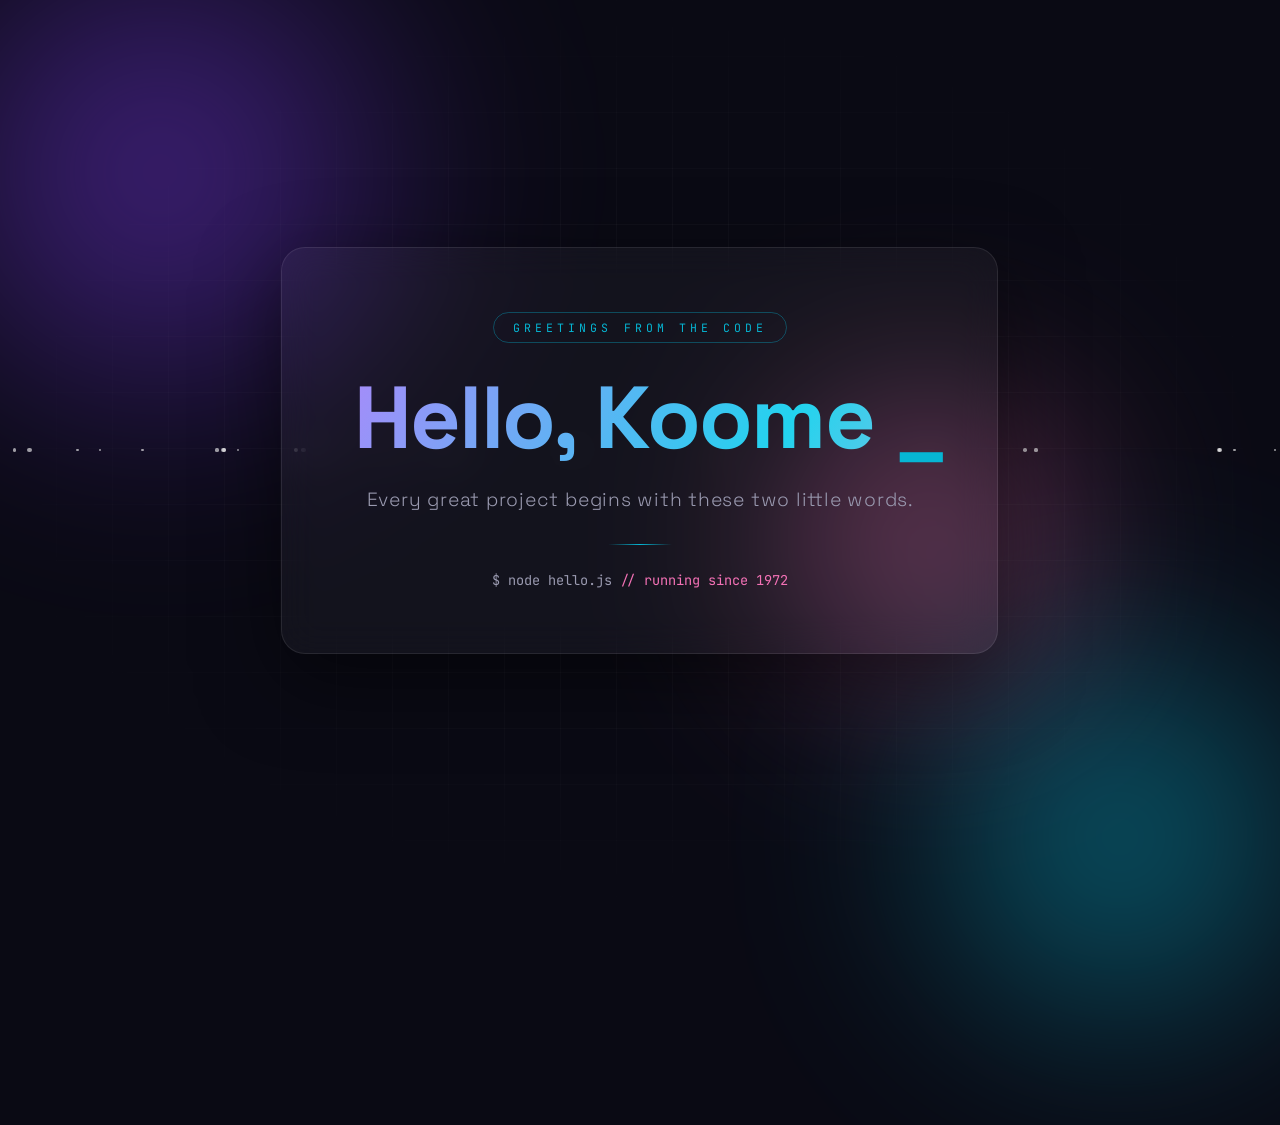
<file: hello.html>
<!DOCTYPE html>
<html lang="en">
<head>
<meta charset="UTF-8">
<meta name="viewport" content="width=device-width, initial-scale=1.0">
<title>Hi, my name is Oness</title>
<link rel="preconnect" href="https://fonts.googleapis.com">
<link href="https://fonts.googleapis.com/css2?family=Space+Grotesk:wght@300;500;700&family=JetBrains+Mono:wght@400;700&display=swap" rel="stylesheet">
<style>
  :root {
    --bg: #0a0a14;
    --accent-1: #7c3aed;
    --accent-2: #06b6d4;
    --accent-3: #f472b6;
    --text: #e8e8f0;
    --muted: #9a9ab0;
  }

  * { margin: 0; padding: 0; box-sizing: border-box; }

  body {
    min-height: 100vh;
    display: flex;
    align-items: center;
    justify-content: center;
    background: var(--bg);
    font-family: 'Space Grotesk', sans-serif;
    color: var(--text);
    overflow: hidden;
    position: relative;
  }

  /* Animated aurora blobs */
  .blob {
    position: absolute;
    border-radius: 50%;
    filter: blur(90px);
    opacity: 0.55;
    animation: drift 18s ease-in-out infinite alternate;
  }
  .blob:nth-child(1) {
    width: 55vmax; height: 55vmax;
    background: radial-gradient(circle, var(--accent-1), transparent 65%);
    top: -20%; left: -15%;
  }
  .blob:nth-child(2) {
    width: 45vmax; height: 45vmax;
    background: radial-gradient(circle, var(--accent-2), transparent 65%);
    bottom: -25%; right: -10%;
    animation-delay: -6s;
    animation-duration: 22s;
  }
  .blob:nth-child(3) {
    width: 35vmax; height: 35vmax;
    background: radial-gradient(circle, var(--accent-3), transparent 65%);
    top: 35%; left: 55%;
    animation-delay: -12s;
    animation-duration: 26s;
  }

  @keyframes drift {
    from { transform: translate(0, 0) scale(1) rotate(0deg); }
    to   { transform: translate(8vmax, -6vmax) scale(1.25) rotate(40deg); }
  }

  /* Subtle grid overlay */
  .grid {
    position: absolute;
    inset: 0;
    background-image:
      linear-gradient(rgba(255,255,255,0.03) 1px, transparent 1px),
      linear-gradient(90deg, rgba(255,255,255,0.03) 1px, transparent 1px);
    background-size: 56px 56px;
    mask-image: radial-gradient(ellipse at center, black 30%, transparent 75%);
  }

  .card {
    position: relative;
    z-index: 1;
    text-align: center;
    padding: 4rem 4.5rem;
    border-radius: 24px;
    background: rgba(255, 255, 255, 0.04);
    border: 1px solid rgba(255, 255, 255, 0.09);
    backdrop-filter: blur(18px);
    -webkit-backdrop-filter: blur(18px);
    box-shadow: 0 25px 80px rgba(0, 0, 0, 0.5);
    animation: rise 1.1s cubic-bezier(0.22, 1, 0.36, 1) both;
    transition: transform 0.4s ease, box-shadow 0.4s ease;
  }
  .card:hover {
    transform: translateY(-6px);
    box-shadow: 0 35px 100px rgba(124, 58, 237, 0.25);
  }

  @keyframes rise {
    from { opacity: 0; transform: translateY(40px) scale(0.96); }
    to   { opacity: 1; transform: translateY(0) scale(1); }
  }

  .tag {
    display: inline-block;
    font-family: 'JetBrains Mono', monospace;
    font-size: 0.72rem;
    letter-spacing: 0.35em;
    text-transform: uppercase;
    color: var(--accent-2);
    border: 1px solid rgba(6, 182, 212, 0.35);
    border-radius: 999px;
    padding: 0.45rem 1.2rem;
    margin-bottom: 1.8rem;
    animation: rise 1.1s 0.15s cubic-bezier(0.22, 1, 0.36, 1) both;
  }

  h1 {
    font-size: clamp(2.8rem, 8vw, 5.5rem);
    font-weight: 700;
    line-height: 1.05;
    letter-spacing: -0.02em;
    animation: rise 1.1s 0.3s cubic-bezier(0.22, 1, 0.36, 1) both;
  }

  .gradient-text {
    background: linear-gradient(120deg, #a78bfa, #22d3ee, #f9a8d4, #a78bfa);
    background-size: 250% auto;
    -webkit-background-clip: text;
    background-clip: text;
    color: transparent;
    animation: shine 6s linear infinite;
  }

  @keyframes shine {
    to { background-position: 250% center; }
  }

  .cursor {
    display: inline-block;
    width: 0.55ch;
    color: var(--accent-2);
    animation: blink 1s step-end infinite;
  }

  @keyframes blink { 50% { opacity: 0; } }

  p.subtitle {
    margin-top: 1.4rem;
    color: var(--muted);
    font-weight: 300;
    font-size: clamp(1rem, 2.2vw, 1.2rem);
    letter-spacing: 0.04em;
    animation: rise 1.1s 0.45s cubic-bezier(0.22, 1, 0.36, 1) both;
  }

  .divider {
    width: 64px;
    height: 1px;
    margin: 2rem auto 0;
    background: linear-gradient(90deg, transparent, var(--accent-2), transparent);
    animation: rise 1.1s 0.6s cubic-bezier(0.22, 1, 0.36, 1) both;
  }

  .lang {
    margin-top: 1.6rem;
    font-family: 'JetBrains Mono', monospace;
    font-size: 0.85rem;
    color: var(--muted);
    animation: rise 1.1s 0.75s cubic-bezier(0.22, 1, 0.36, 1) both;
  }
  .lang span { color: var(--accent-3); }

  /* Floating particles */
  .particle {
    position: absolute;
    width: 4px;
    height: 4px;
    border-radius: 50%;
    background: rgba(255, 255, 255, 0.6);
    animation: float linear infinite;
    z-index: 0;
  }

  @keyframes float {
    from { transform: translateY(110vh) rotate(0deg); opacity: 0; }
    10%  { opacity: 0.8; }
    90%  { opacity: 0.8; }
    to   { transform: translateY(-10vh) rotate(360deg); opacity: 0; }
  }

  @media (max-width: 520px) {
    .card { padding: 2.5rem 1.8rem; margin: 1rem; }
  }
</style>
</head>
<body>

  <div class="blob"></div>
  <div class="blob"></div>
  <div class="blob"></div>
  <div class="grid"></div>

  <main class="card">
    <div class="tag">Greetings from the code</div>
    <h1><span class="gradient-text" id="typewriter"></span><span class="cursor">_</span></h1>
    <p class="subtitle">Every great project begins with these two little words.</p>
    <div class="divider"></div>
    <p class="lang">$ node hello.js <span>// running since 1972</span></p>
  </main>

  <script>
    const text = 'Hello, Koome Onesmus!';
    const el = document.getElementById('typewriter');
    let i = 0;

    function type() {
      if (i <= text.length) {
        el.textContent = text.slice(0, i++);
        setTimeout(type, 90);
      }
    }
    setTimeout(type, 800);

    // Generate floating particles
    for (let n = 0; n < 30; n++) {
      const p = document.createElement('div');
      p.className = 'particle';
      p.style.left = Math.random() * 100 + 'vw';
      p.style.animationDuration = 8 + Math.random() * 14 + 's';
      p.style.animationDelay = -Math.random() * 20 + 's';
      p.style.width = p.style.height = 2 + Math.random() * 3 + 'px';
      document.body.appendChild(p);
    }
  </script>

</body>
</html>
</file>
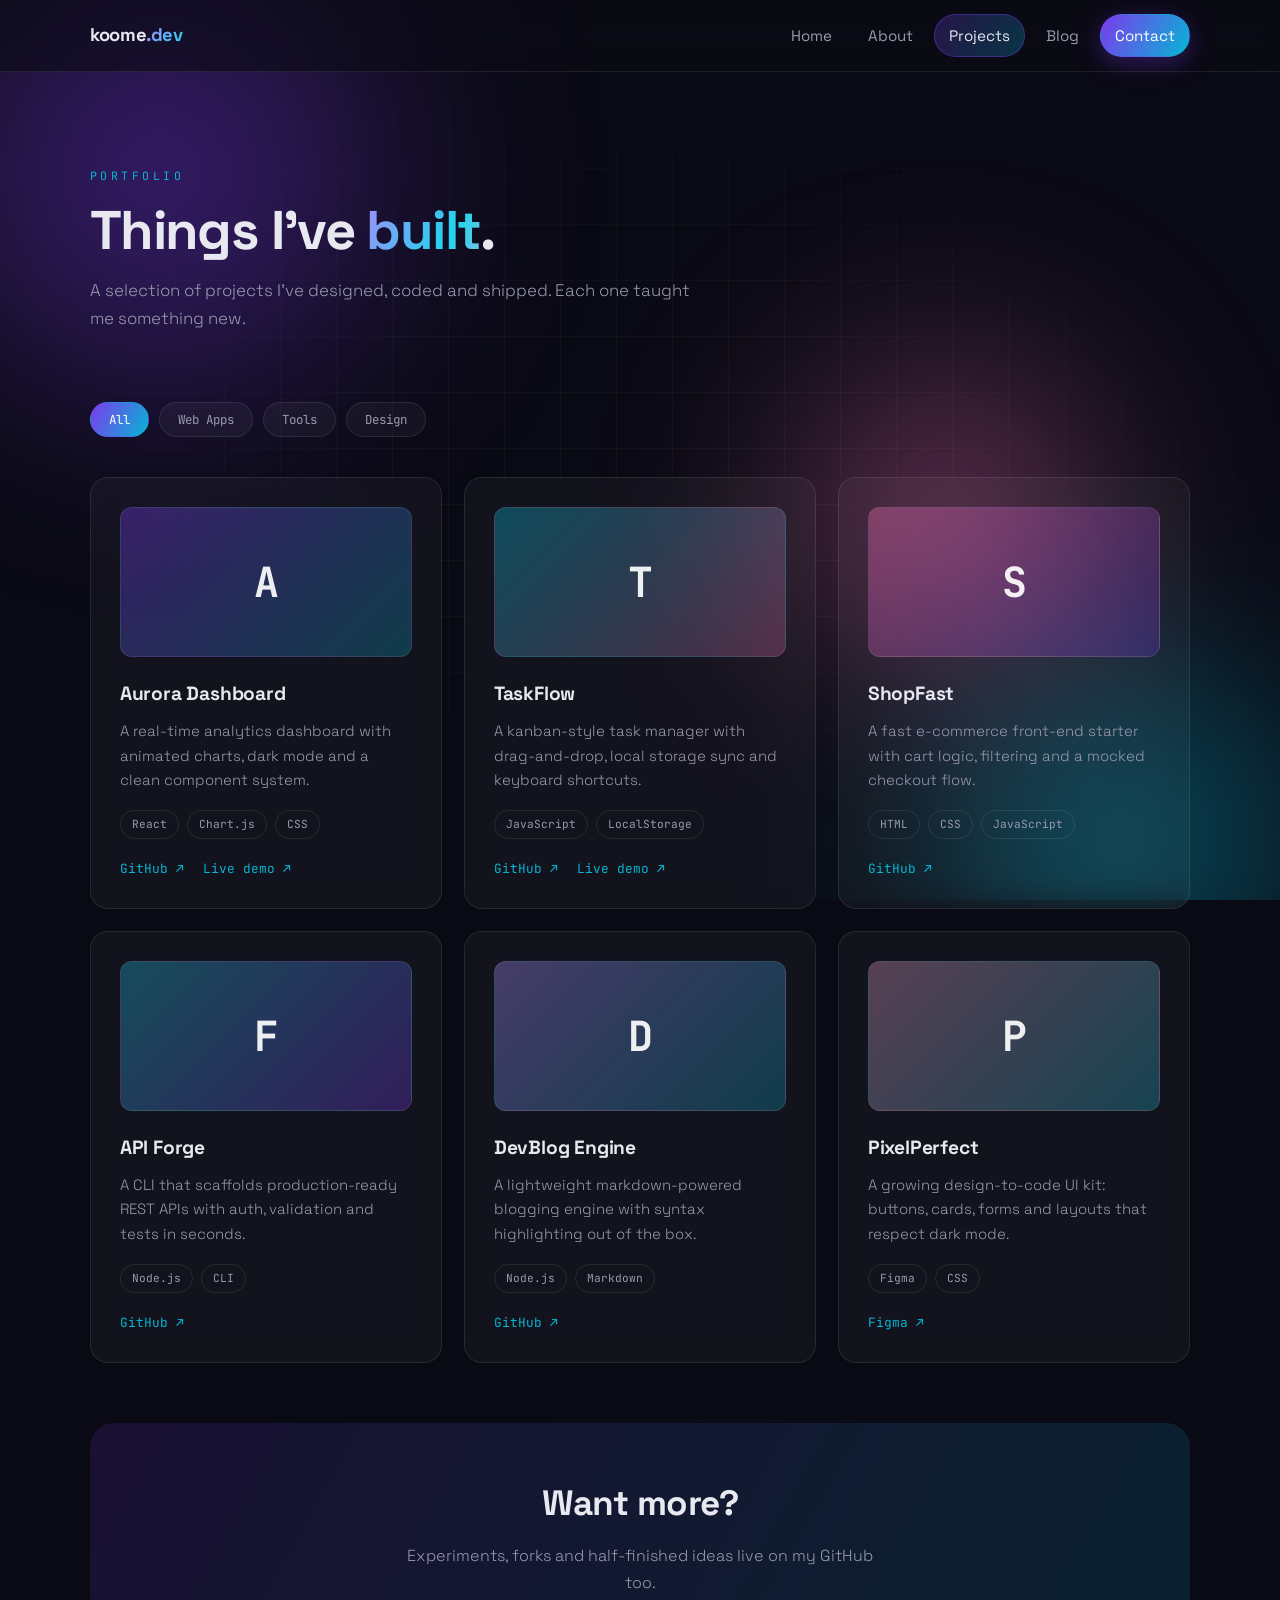
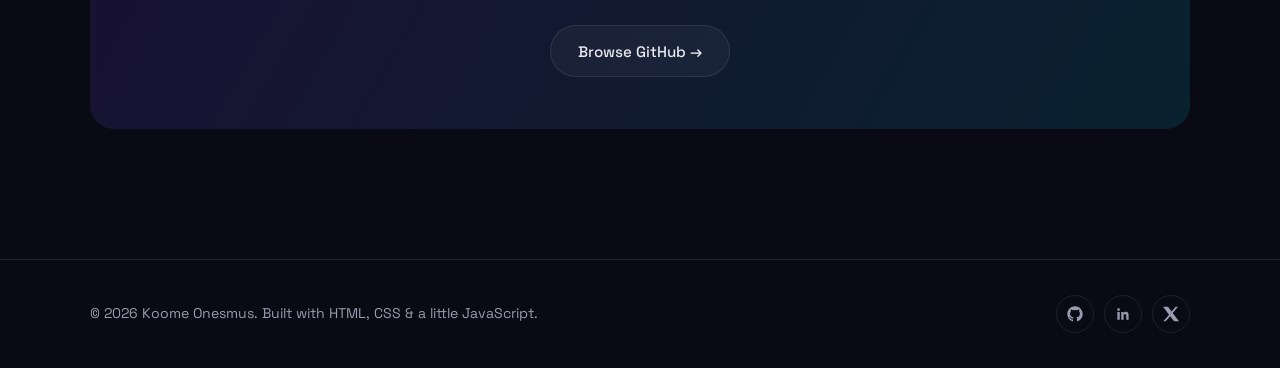
<file: projects.html>
<!DOCTYPE html>
<html lang="en">
<head>
  <meta charset="UTF-8">
  <meta name="viewport" content="width=device-width, initial-scale=1.0">
  <title>Projects — Koome Onesmus</title>
  <meta name="description" content="Projects by Koome Onesmus — web apps, tools and design work.">
  <link rel="icon" href="data:image/svg+xml,<svg xmlns='http://www.w3.org/2000/svg' viewBox='0 0 100 100'><defs><linearGradient id='g' x1='0' y1='0' x2='1' y2='1'><stop offset='0' stop-color='%237c3aed'/><stop offset='1' stop-color='%2306b6d4'/></linearGradient></defs><rect width='100' height='100' rx='22' fill='url(%23g)'/><text x='50' y='68' font-size='52' font-family='monospace' font-weight='bold' text-anchor='middle' fill='white'>K</text></svg>">
  <link rel="preconnect" href="https://fonts.googleapis.com">
  <link rel="preconnect" href="https://fonts.gstatic.com" crossorigin>
  <link href="https://fonts.googleapis.com/css2?family=Space+Grotesk:wght@300;500;700&family=JetBrains+Mono:wght@400;700&display=swap" rel="stylesheet">
  <link rel="stylesheet" href="css/style.css">
</head>
<body>

  <div class="scroll-progress" id="scrollProgress"></div>

  <div class="bg-decor">
    <div class="blob b1"></div>
    <div class="blob b2"></div>
    <div class="blob b3"></div>
    <div class="grid-overlay"></div>
  </div>

  <header class="site-nav">
    <div class="nav-inner">
      <a href="index.html" class="logo">koome<span>.dev</span></a>
      <nav class="nav-links" id="navLinks">
        <a href="index.html">Home</a>
        <a href="about.html">About</a>
        <a href="projects.html">Projects</a>
        <a href="blog.html">Blog</a>
        <a href="contact.html" class="nav-cta">Contact</a>
      </nav>
      <button class="nav-toggle" id="navToggle" aria-label="Toggle menu">
        <span></span><span></span><span></span>
      </button>
    </div>
  </header>

  <main>

    <section class="page-hero">
      <div class="container">
        <span class="kicker">Portfolio</span>
        <h1>Things I've <span class="gradient-text">built</span>.</h1>
        <p>A selection of projects I've designed, coded and shipped. Each one taught me something new.</p>
      </div>
    </section>

    <section class="section" style="padding-top: 40px;">
      <div class="container">

        <div class="filters reveal">
          <button class="filter-btn active" data-filter="all">All</button>
          <button class="filter-btn" data-filter="web">Web Apps</button>
          <button class="filter-btn" data-filter="tools">Tools</button>
          <button class="filter-btn" data-filter="design">Design</button>
        </div>

        <!-- EDIT: replace these six cards with your real projects, links and screenshots -->
        <div class="card-grid">
          <article class="card project-card reveal" data-category="web">
            <div class="project-thumb t1">A</div>
            <h3>Aurora Dashboard</h3>
            <p>A real-time analytics dashboard with animated charts, dark mode and a clean component system.</p>
            <div class="chip-row"><span class="chip">React</span><span class="chip">Chart.js</span><span class="chip">CSS</span></div>
            <div class="project-links"><a href="#">GitHub ↗</a><a href="#">Live demo ↗</a></div>
          </article>

          <article class="card project-card reveal" data-category="web">
            <div class="project-thumb t2">T</div>
            <h3>TaskFlow</h3>
            <p>A kanban-style task manager with drag-and-drop, local storage sync and keyboard shortcuts.</p>
            <div class="chip-row"><span class="chip">JavaScript</span><span class="chip">LocalStorage</span></div>
            <div class="project-links"><a href="#">GitHub ↗</a><a href="#">Live demo ↗</a></div>
          </article>

          <article class="card project-card reveal" data-category="web">
            <div class="project-thumb t3">S</div>
            <h3>ShopFast</h3>
            <p>A fast e-commerce front-end starter with cart logic, filtering and a mocked checkout flow.</p>
            <div class="chip-row"><span class="chip">HTML</span><span class="chip">CSS</span><span class="chip">JavaScript</span></div>
            <div class="project-links"><a href="#">GitHub ↗</a></div>
          </article>

          <article class="card project-card reveal" data-category="tools">
            <div class="project-thumb t4">F</div>
            <h3>API Forge</h3>
            <p>A CLI that scaffolds production-ready REST APIs with auth, validation and tests in seconds.</p>
            <div class="chip-row"><span class="chip">Node.js</span><span class="chip">CLI</span></div>
            <div class="project-links"><a href="#">GitHub ↗</a></div>
          </article>

          <article class="card project-card reveal" data-category="tools">
            <div class="project-thumb t5">D</div>
            <h3>DevBlog Engine</h3>
            <p>A lightweight markdown-powered blogging engine with syntax highlighting out of the box.</p>
            <div class="chip-row"><span class="chip">Node.js</span><span class="chip">Markdown</span></div>
            <div class="project-links"><a href="#">GitHub ↗</a></div>
          </article>

          <article class="card project-card reveal" data-category="design">
            <div class="project-thumb t6">P</div>
            <h3>PixelPerfect</h3>
            <p>A growing design-to-code UI kit: buttons, cards, forms and layouts that respect dark mode.</p>
            <div class="chip-row"><span class="chip">Figma</span><span class="chip">CSS</span></div>
            <div class="project-links"><a href="#">Figma ↗</a></div>
          </article>
        </div>

        <div class="cta-card reveal" style="margin-top: 60px;">
          <h2>Want more?</h2>
          <p>Experiments, forks and half-finished ideas live on my GitHub too.</p>
          <!-- EDIT: link your GitHub profile -->
          <a href="#" class="btn btn-ghost">Browse GitHub →</a>
        </div>

      </div>
    </section>

  </main>

  <footer class="site-footer">
    <div class="container footer-inner">
      <p>© <span id="year">2026</span> Koome Onesmus. Built with HTML, CSS &amp; a little JavaScript.</p>
      <!-- EDIT: replace # with your real profile links -->
      <div class="socials">
        <a href="#" aria-label="GitHub"><svg viewBox="0 0 24 24"><path d="M12 .5C5.65.5.5 5.65.5 12c0 5.08 3.29 9.39 7.86 10.91.58.11.79-.25.79-.56 0-.27-.01-1.17-.02-2.12-3.2.7-3.87-1.36-3.87-1.36-.52-1.33-1.28-1.68-1.28-1.68-1.04-.71.08-.7.08-.7 1.15.08 1.76 1.19 1.76 1.19 1.03 1.75 2.69 1.25 3.34.95.1-.75.4-1.25.72-1.54-2.55-.29-5.23-1.28-5.23-5.68 0-1.26.45-2.28 1.19-3.09-.12-.29-.52-1.46.11-3.05 0 0 .97-.31 3.18 1.18a11 11 0 0 1 5.79 0c2.2-1.49 3.17-1.18 3.17-1.18.63 1.59.23 2.76.11 3.05.74.81 1.19 1.83 1.19 3.09 0 4.41-2.69 5.38-5.25 5.67.41.35.77 1.04.77 2.1 0 1.52-.01 2.74-.01 3.11 0 .3.2.67.8.55C20.21 21.39 23.5 17.08 23.5 12 23.5 5.65 18.35.5 12 .5z"/></svg></a>
        <a href="#" aria-label="LinkedIn"><svg viewBox="0 0 24 24"><path d="M20.45 20.45h-3.55v-5.57c0-1.33-.03-3.04-1.85-3.04-1.85 0-2.14 1.45-2.14 2.94v5.67H9.36V9h3.41v1.56h.05c.47-.9 1.63-1.85 3.36-1.85 3.59 0 4.25 2.36 4.25 5.43v6.31zM5.34 7.43a2.06 2.06 0 1 1 0-4.12 2.06 2.06 0 0 1 0 4.12zM7.12 20.45H3.56V9h3.56v11.45z"/></svg></a>
        <a href="#" aria-label="X (Twitter)"><svg viewBox="0 0 24 24"><path d="M18.9 1.15h3.68l-8.04 9.19L24 22.85h-7.41l-5.8-7.58-6.64 7.58H.47l8.6-9.83L0 1.15h7.59l5.24 6.93 6.07-6.93z"/></svg></a>
      </div>
    </div>
  </footer>

  <script src="js/main.js"></script>
</body>
</html>
</file>
<file: css/style.css>
/* ============================================================
   Koome Onesmus — Portfolio
   Dark & modern design system: aurora background, glass cards
   ============================================================ */

:root {
  --bg: #0a0a14;
  --bg-soft: #10101d;
  --surface: rgba(255, 255, 255, 0.04);
  --border: rgba(255, 255, 255, 0.09);
  --accent-1: #7c3aed;
  --accent-2: #06b6d4;
  --accent-3: #f472b6;
  --text: #e8e8f0;
  --muted: #9a9ab0;
  --nav-h: 72px;
  --radius: 18px;
  --font-body: 'Space Grotesk', sans-serif;
  --font-mono: 'JetBrains Mono', monospace;
}

* { margin: 0; padding: 0; box-sizing: border-box; }

html { scroll-behavior: smooth; }

body {
  background: var(--bg);
  color: var(--text);
  font-family: var(--font-body);
  line-height: 1.65;
  overflow-x: hidden;
  min-height: 100vh;
}

img { max-width: 100%; display: block; }
a { color: inherit; text-decoration: none; }
ul { list-style: none; }

.container { width: min(1100px, 92%); margin-inline: auto; }
.section { padding: 90px 0; }
.hidden { display: none !important; }

/* ---------- Background decorations ---------- */

.bg-decor {
  position: fixed;
  inset: 0;
  z-index: -1;
  overflow: hidden;
  pointer-events: none;
}

.blob {
  position: absolute;
  border-radius: 50%;
  filter: blur(90px);
  opacity: 0.5;
  animation: drift 20s ease-in-out infinite alternate;
}
.b1 {
  width: 55vmax; height: 55vmax;
  top: -20%; left: -15%;
  background: radial-gradient(circle, var(--accent-1), transparent 65%);
}
.b2 {
  width: 45vmax; height: 45vmax;
  bottom: -25%; right: -10%;
  background: radial-gradient(circle, var(--accent-2), transparent 65%);
  animation-delay: -6s;
  animation-duration: 24s;
}
.b3 {
  width: 38vmax; height: 38vmax;
  top: 30%; left: 55%;
  background: radial-gradient(circle, var(--accent-3), transparent 65%);
  animation-delay: -12s;
  animation-duration: 28s;
}

@keyframes drift {
  from { transform: translate(0, 0) scale(1) rotate(0deg); }
  to   { transform: translate(8vmax, -6vmax) scale(1.25) rotate(40deg); }
}

.grid-overlay {
  position: absolute;
  inset: 0;
  background-image:
    linear-gradient(rgba(255, 255, 255, 0.03) 1px, transparent 1px),
    linear-gradient(90deg, rgba(255, 255, 255, 0.03) 1px, transparent 1px);
  background-size: 56px 56px;
  mask-image: radial-gradient(ellipse at center, black 25%, transparent 75%);
  -webkit-mask-image: radial-gradient(ellipse at center, black 25%, transparent 75%);
}

/* ---------- Scroll progress bar ---------- */

.scroll-progress {
  position: fixed;
  top: 0; left: 0;
  height: 3px;
  width: 0%;
  background: linear-gradient(90deg, var(--accent-1), var(--accent-2), var(--accent-3));
  z-index: 1000;
}

/* ---------- Navigation ---------- */

.site-nav {
  position: fixed;
  top: 0; left: 0; right: 0;
  height: var(--nav-h);
  z-index: 900;
  background: rgba(10, 10, 20, 0.6);
  backdrop-filter: blur(16px);
  -webkit-backdrop-filter: blur(16px);
  border-bottom: 1px solid var(--border);
}

.nav-inner {
  height: 100%;
  display: flex;
  align-items: center;
  justify-content: space-between;
  width: min(1100px, 92%);
  margin-inline: auto;
}

.logo {
  font-weight: 700;
  font-size: 1.15rem;
  letter-spacing: -0.02em;
}
.logo span {
  background: linear-gradient(120deg, #a78bfa, #22d3ee);
  -webkit-background-clip: text;
  background-clip: text;
  color: transparent;
}

.nav-links { display: flex; gap: 6px; align-items: center; }

.nav-links a {
  padding: 8px 14px;
  border-radius: 999px;
  color: var(--muted);
  font-size: 0.95rem;
  transition: color 0.25s, background 0.25s, border-color 0.25s;
  border: 1px solid transparent;
}
.nav-links a:hover {
  color: var(--text);
  background: rgba(255, 255, 255, 0.06);
}
.nav-links a.active {
  color: var(--text);
  background: linear-gradient(120deg, rgba(124, 58, 237, 0.25), rgba(6, 182, 212, 0.25));
  border-color: rgba(124, 58, 237, 0.4);
}
.nav-links a.nav-cta {
  color: #fff;
  background: linear-gradient(120deg, var(--accent-1), var(--accent-2));
  box-shadow: 0 6px 24px rgba(124, 58, 237, 0.35);
}
.nav-links a.nav-cta:hover { transform: translateY(-1px); }

.nav-toggle {
  display: none;
  flex-direction: column;
  gap: 5px;
  background: none;
  border: none;
  cursor: pointer;
  padding: 8px;
}
.nav-toggle span {
  width: 22px;
  height: 2px;
  background: var(--text);
  border-radius: 2px;
  transition: transform 0.3s, opacity 0.3s;
}
.nav-toggle.open span:nth-child(1) { transform: translateY(7px) rotate(45deg); }
.nav-toggle.open span:nth-child(2) { opacity: 0; }
.nav-toggle.open span:nth-child(3) { transform: translateY(-7px) rotate(-45deg); }

/* ---------- Typography helpers ---------- */

.kicker {
  font-family: var(--font-mono);
  font-size: 0.72rem;
  letter-spacing: 0.3em;
  text-transform: uppercase;
  color: var(--accent-2);
}

.gradient-text {
  background: linear-gradient(120deg, #a78bfa, #22d3ee, #f9a8d4, #a78bfa);
  background-size: 250% auto;
  -webkit-background-clip: text;
  background-clip: text;
  color: transparent;
  animation: shine 6s linear infinite;
}

@keyframes shine {
  to { background-position: 250% center; }
}

.cursor {
  display: inline-block;
  width: 0.55ch;
  color: var(--accent-2);
  animation: blink 1s step-end infinite;
}

@keyframes blink { 50% { opacity: 0; } }

.section-head { margin-bottom: 48px; }
.section-head .kicker { display: inline-block; margin-bottom: 0.8rem; }
.section-head h2 {
  font-size: clamp(1.8rem, 4vw, 2.6rem);
  letter-spacing: -0.02em;
  line-height: 1.15;
}
.section-head p {
  color: var(--muted);
  max-width: 640px;
  margin-top: 0.6rem;
  font-weight: 300;
}
.section-head.row {
  display: flex;
  align-items: flex-end;
  justify-content: space-between;
  gap: 1rem;
  flex-wrap: wrap;
}
.view-all {
  font-family: var(--font-mono);
  font-size: 0.85rem;
  color: var(--accent-2);
  transition: color 0.25s;
}
.view-all:hover { color: var(--text); }

/* ---------- Buttons ---------- */

.btn {
  display: inline-flex;
  align-items: center;
  gap: 0.5rem;
  padding: 0.8rem 1.7rem;
  border-radius: 999px;
  font-family: var(--font-body);
  font-weight: 500;
  font-size: 0.95rem;
  border: 1px solid transparent;
  cursor: pointer;
  transition: transform 0.25s, box-shadow 0.25s, border-color 0.25s;
}
.btn-primary {
  background: linear-gradient(120deg, var(--accent-1), var(--accent-2));
  color: #fff;
  box-shadow: 0 8px 30px rgba(124, 58, 237, 0.35);
}
.btn-primary:hover {
  transform: translateY(-2px);
  box-shadow: 0 12px 40px rgba(6, 182, 212, 0.4);
}
.btn-ghost {
  border-color: var(--border);
  color: var(--text);
  background: var(--surface);
}
.btn-ghost:hover {
  border-color: rgba(124, 58, 237, 0.5);
  transform: translateY(-2px);
}

/* ---------- Cards & grids ---------- */

.card {
  background: var(--surface);
  border: 1px solid var(--border);
  border-radius: var(--radius);
  padding: 1.8rem;
  backdrop-filter: blur(12px);
  -webkit-backdrop-filter: blur(12px);
  transition: transform 0.35s, border-color 0.35s, box-shadow 0.35s;
}
.card:hover {
  transform: translateY(-6px);
  border-color: rgba(124, 58, 237, 0.45);
  box-shadow: 0 20px 60px rgba(0, 0, 0, 0.45);
}

.card-grid {
  display: grid;
  grid-template-columns: repeat(auto-fit, minmax(280px, 1fr));
  gap: 22px;
}

.chip {
  font-family: var(--font-mono);
  font-size: 0.7rem;
  padding: 4px 11px;
  border-radius: 999px;
  border: 1px solid var(--border);
  color: var(--muted);
  white-space: nowrap;
}

/* ---------- Hero (home) ---------- */

.hero {
  min-height: 100vh;
  display: flex;
  align-items: center;
  padding-top: calc(var(--nav-h) + 20px);
  position: relative;
}

.hero-badge {
  display: inline-block;
  font-family: var(--font-mono);
  font-size: 0.72rem;
  letter-spacing: 0.25em;
  text-transform: uppercase;
  color: var(--accent-2);
  border: 1px solid rgba(6, 182, 212, 0.35);
  border-radius: 999px;
  padding: 0.45rem 1.2rem;
  margin-bottom: 1.6rem;
}

.hero h1 {
  font-size: clamp(2.6rem, 7vw, 4.6rem);
  line-height: 1.06;
  letter-spacing: -0.03em;
  font-weight: 700;
}

.type-line {
  font-size: clamp(1.4rem, 3.5vw, 2.1rem);
  font-weight: 500;
  margin-top: 0.6rem;
  min-height: 1.4em;
}

.hero .lead {
  color: var(--muted);
  font-size: clamp(1.05rem, 2vw, 1.25rem);
  font-weight: 300;
  max-width: 580px;
  margin-top: 1.2rem;
}

.hero-cta {
  display: flex;
  gap: 14px;
  margin-top: 2.2rem;
  flex-wrap: wrap;
}

.hero-stats {
  display: flex;
  gap: 2.8rem;
  margin-top: 3.4rem;
  flex-wrap: wrap;
}
.stat b {
  display: block;
  font-size: 1.7rem;
  letter-spacing: -0.02em;
  background: linear-gradient(120deg, #a78bfa, #22d3ee);
  -webkit-background-clip: text;
  background-clip: text;
  color: transparent;
}
.stat span {
  color: var(--muted);
  font-size: 0.85rem;
}

/* ---------- Page hero (subpages) ---------- */

.page-hero {
  padding: calc(var(--nav-h) + 90px) 0 30px;
}
.page-hero h1 {
  font-size: clamp(2.2rem, 5.5vw, 3.4rem);
  letter-spacing: -0.03em;
  line-height: 1.1;
  margin-top: 0.8rem;
}
.page-hero p {
  color: var(--muted);
  font-weight: 300;
  max-width: 620px;
  margin-top: 1rem;
  font-size: 1.05rem;
}

/* ---------- Project cards ---------- */

.project-thumb {
  height: 150px;
  border-radius: 12px;
  border: 1px solid var(--border);
  display: flex;
  align-items: center;
  justify-content: center;
  font-family: var(--font-mono);
  font-size: 2.6rem;
  font-weight: 700;
  color: rgba(255, 255, 255, 0.92);
  margin-bottom: 1.3rem;
}
.t1 { background: linear-gradient(135deg, rgba(124, 58, 237, 0.35), rgba(6, 182, 212, 0.25)); }
.t2 { background: linear-gradient(135deg, rgba(6, 182, 212, 0.35), rgba(244, 114, 182, 0.25)); }
.t3 { background: linear-gradient(135deg, rgba(244, 114, 182, 0.35), rgba(124, 58, 237, 0.25)); }
.t4 { background: linear-gradient(135deg, rgba(34, 211, 238, 0.3), rgba(124, 58, 237, 0.3)); }
.t5 { background: linear-gradient(135deg, rgba(167, 139, 250, 0.35), rgba(6, 182, 212, 0.25)); }
.t6 { background: linear-gradient(135deg, rgba(249, 168, 212, 0.3), rgba(34, 211, 238, 0.25)); }

.project-card h3 { font-size: 1.2rem; letter-spacing: -0.01em; }
.project-card p {
  color: var(--muted);
  font-size: 0.93rem;
  font-weight: 300;
  margin: 0.6rem 0 1.1rem;
}
.chip-row {
  display: flex;
  flex-wrap: wrap;
  gap: 8px;
}
.project-links {
  display: flex;
  gap: 1.2rem;
  margin-top: 1.2rem;
}
.project-links a {
  font-family: var(--font-mono);
  font-size: 0.8rem;
  color: var(--accent-2);
  transition: color 0.25s;
}
.project-links a:hover { color: var(--text); }

.filters {
  display: flex;
  gap: 10px;
  flex-wrap: wrap;
  margin-bottom: 40px;
}
.filter-btn {
  font-family: var(--font-mono);
  font-size: 0.78rem;
  padding: 8px 18px;
  border-radius: 999px;
  border: 1px solid var(--border);
  background: var(--surface);
  color: var(--muted);
  cursor: pointer;
  transition: color 0.25s, border-color 0.25s, background 0.25s;
}
.filter-btn:hover { color: var(--text); }
.filter-btn.active {
  color: #fff;
  border-color: transparent;
  background: linear-gradient(120deg, var(--accent-1), var(--accent-2));
}

/* ---------- Blog ---------- */

.post-meta {
  display: flex;
  align-items: center;
  gap: 0.8rem;
  font-family: var(--font-mono);
  font-size: 0.72rem;
  color: var(--muted);
  margin-bottom: 0.8rem;
}
.post-meta .dot { color: var(--accent-3); }

.post-card h3 { font-size: 1.25rem; letter-spacing: -0.01em; line-height: 1.3; }
.post-card p {
  color: var(--muted);
  font-size: 0.93rem;
  font-weight: 300;
  margin: 0.6rem 0 1.1rem;
}
.post-card .read-more {
  font-family: var(--font-mono);
  font-size: 0.8rem;
  color: var(--accent-2);
}

.featured-post { padding: 2.4rem; margin-bottom: 22px; }
.featured-post h3 { font-size: clamp(1.4rem, 3vw, 1.8rem); letter-spacing: -0.02em; }

.subscribe {
  margin-top: 60px;
  text-align: center;
  padding: 2.8rem 2rem;
  background: linear-gradient(120deg, rgba(124, 58, 237, 0.12), rgba(6, 182, 212, 0.12));
}
.subscribe h3 { font-size: 1.4rem; letter-spacing: -0.01em; }
.subscribe p { color: var(--muted); font-size: 0.92rem; margin: 0.5rem 0 1.4rem; }
.subscribe form {
  display: flex;
  gap: 10px;
  justify-content: center;
  flex-wrap: wrap;
}
.subscribe input {
  min-width: 260px;
  background: rgba(10, 10, 20, 0.6);
  border: 1px solid var(--border);
  border-radius: 999px;
  padding: 0.8rem 1.3rem;
  color: var(--text);
  font: inherit;
  font-size: 0.92rem;
  outline: none;
  transition: border-color 0.25s;
}
.subscribe input:focus { border-color: var(--accent-2); }

/* ---------- About / CV ---------- */

.about-grid {
  display: grid;
  grid-template-columns: 1.2fr 0.8fr;
  gap: 40px;
  align-items: start;
}
.about-bio p {
  color: var(--muted);
  font-weight: 300;
  margin-bottom: 1.2rem;
  font-size: 1.02rem;
}
.about-bio p strong { color: var(--text); font-weight: 500; }

.facts li {
  display: flex;
  justify-content: space-between;
  gap: 1rem;
  padding: 0.75rem 0;
  border-bottom: 1px solid rgba(255, 255, 255, 0.06);
  font-size: 0.92rem;
}
.facts li:last-child { border-bottom: none; }
.facts .label {
  font-family: var(--font-mono);
  font-size: 0.75rem;
  color: var(--muted);
  text-transform: uppercase;
  letter-spacing: 0.08em;
}
.facts .value { text-align: right; }
.facts .status {
  color: #34d399;
  font-family: var(--font-mono);
  font-size: 0.8rem;
}

.skill-group { margin-bottom: 2.2rem; }
.skill-group:last-child { margin-bottom: 0; }
.skill-group h3 {
  font-family: var(--font-mono);
  font-size: 0.75rem;
  font-weight: 400;
  text-transform: uppercase;
  letter-spacing: 0.25em;
  color: var(--accent-2);
  margin-bottom: 1rem;
}
.chip-lg {
  font-size: 0.85rem;
  padding: 0.45rem 1.05rem;
  transition: border-color 0.25s, color 0.25s, transform 0.25s;
}
.chip-lg:hover {
  border-color: rgba(124, 58, 237, 0.5);
  color: var(--text);
  transform: translateY(-2px);
}

.timeline {
  position: relative;
  border-left: 1px solid var(--border);
  padding-left: 30px;
  margin-left: 6px;
}
.timeline-item {
  position: relative;
  padding-bottom: 2.4rem;
}
.timeline-item:last-child { padding-bottom: 0; }
.timeline-item::before {
  content: '';
  position: absolute;
  left: -36.5px;
  top: 7px;
  width: 12px;
  height: 12px;
  border-radius: 50%;
  background: linear-gradient(120deg, var(--accent-1), var(--accent-2));
  box-shadow: 0 0 14px rgba(124, 58, 237, 0.9);
}
.timeline-item time {
  font-family: var(--font-mono);
  font-size: 0.75rem;
  color: var(--accent-2);
}
.timeline-item h3 {
  font-size: 1.15rem;
  margin-top: 0.3rem;
  letter-spacing: -0.01em;
}
.timeline-item .place { color: var(--muted); font-size: 0.9rem; }
.timeline-item ul {
  margin-top: 0.6rem;
  list-style: disc;
  padding-left: 1.2rem;
  color: var(--muted);
  font-size: 0.93rem;
  font-weight: 300;
}
.timeline-item ul li { margin-bottom: 0.3rem; }

.edu-grid {
  display: grid;
  grid-template-columns: repeat(auto-fit, minmax(260px, 1fr));
  gap: 22px;
}
.edu-card time {
  font-family: var(--font-mono);
  font-size: 0.75rem;
  color: var(--accent-2);
}
.edu-card h3 { font-size: 1.1rem; margin-top: 0.4rem; }
.edu-card p { color: var(--muted); font-size: 0.9rem; font-weight: 300; margin-top: 0.3rem; }

/* ---------- Contact ---------- */

.contact-grid {
  display: grid;
  grid-template-columns: repeat(auto-fit, minmax(240px, 1fr));
  gap: 22px;
  margin-bottom: 60px;
}
.contact-card {
  display: flex;
  align-items: center;
  gap: 1.1rem;
}
.contact-card .icon {
  flex: 0 0 46px;
  width: 46px;
  height: 46px;
  border-radius: 13px;
  display: flex;
  align-items: center;
  justify-content: center;
  background: linear-gradient(135deg, rgba(124, 58, 237, 0.3), rgba(6, 182, 212, 0.25));
  border: 1px solid var(--border);
  color: var(--accent-2);
}
.contact-card .icon svg { width: 20px; height: 20px; }
.contact-card h3 { font-size: 0.98rem; }
.contact-card p, .contact-card a.value {
  color: var(--muted);
  font-size: 0.88rem;
  font-family: var(--font-mono);
}
.contact-card a.value:hover { color: var(--accent-2); }

.form-card { max-width: 680px; }
.field { margin-bottom: 1.3rem; }
.field label {
  display: block;
  font-family: var(--font-mono);
  font-size: 0.72rem;
  text-transform: uppercase;
  letter-spacing: 0.2em;
  color: var(--muted);
  margin-bottom: 0.55rem;
}
.field input,
.field textarea {
  width: 100%;
  background: rgba(255, 255, 255, 0.03);
  border: 1px solid var(--border);
  border-radius: 12px;
  padding: 0.85rem 1.05rem;
  color: var(--text);
  font: inherit;
  font-size: 0.95rem;
  outline: none;
  transition: border-color 0.25s, box-shadow 0.25s;
  resize: vertical;
}
.field input:focus,
.field textarea:focus {
  border-color: var(--accent-2);
  box-shadow: 0 0 0 3px rgba(6, 182, 212, 0.12);
}

/* ---------- CTA band & footer ---------- */

.cta-card {
  text-align: center;
  padding: 3.2rem 2rem;
  border-radius: 24px;
  background: linear-gradient(120deg, rgba(124, 58, 237, 0.14), rgba(6, 182, 212, 0.14));
}
.cta-card h2 {
  font-size: clamp(1.6rem, 3.5vw, 2.2rem);
  letter-spacing: -0.02em;
}
.cta-card p {
  color: var(--muted);
  max-width: 480px;
  margin: 0.7rem auto 1.8rem;
  font-weight: 300;
}

.site-footer {
  border-top: 1px solid var(--border);
  padding: 2.2rem 0;
  margin-top: 40px;
}
.footer-inner {
  display: flex;
  align-items: center;
  justify-content: space-between;
  gap: 1rem;
  flex-wrap: wrap;
  color: var(--muted);
  font-size: 0.88rem;
}
.socials { display: flex; gap: 10px; }
.socials a {
  width: 38px;
  height: 38px;
  border-radius: 50%;
  border: 1px solid var(--border);
  display: flex;
  align-items: center;
  justify-content: center;
  color: var(--muted);
  transition: color 0.25s, border-color 0.25s, transform 0.25s;
}
.socials a:hover {
  color: var(--text);
  border-color: var(--accent-2);
  transform: translateY(-2px);
}
.socials svg { width: 16px; height: 16px; fill: currentColor; }

/* ---------- Reveal on scroll ---------- */

.reveal {
  opacity: 0;
  transform: translateY(26px);
  transition: opacity 0.7s ease, transform 0.7s cubic-bezier(0.22, 1, 0.36, 1);
}
.reveal.visible {
  opacity: 1;
  transform: none;
}

@media (prefers-reduced-motion: reduce) {
  .reveal { opacity: 1; transform: none; transition: none; }
  .blob, .gradient-text, .cursor { animation: none; }
  html { scroll-behavior: auto; }
}

/* ---------- Responsive ---------- */

@media (max-width: 860px) {
  .about-grid { grid-template-columns: 1fr; }
}

@media (max-width: 760px) {
  .section { padding: 70px 0; }

  .nav-toggle { display: flex; }

  .nav-links {
    position: fixed;
    top: var(--nav-h);
    left: 0;
    right: 0;
    flex-direction: column;
    align-items: stretch;
    gap: 4px;
    padding: 1rem 4%;
    background: rgba(10, 10, 20, 0.95);
    backdrop-filter: blur(20px);
    -webkit-backdrop-filter: blur(20px);
    border-bottom: 1px solid var(--border);
    transform: translateY(-130%);
    transition: transform 0.35s ease;
    z-index: 890;
  }
  .nav-links.open { transform: none; }
  .nav-links a { text-align: center; padding: 12px; }
  .nav-links a.nav-cta { margin-top: 6px; }

  .hero { min-height: auto; padding-bottom: 80px; }
  .hero-stats { gap: 1.8rem; }

  .footer-inner { justify-content: center; text-align: center; }
}
</file>
